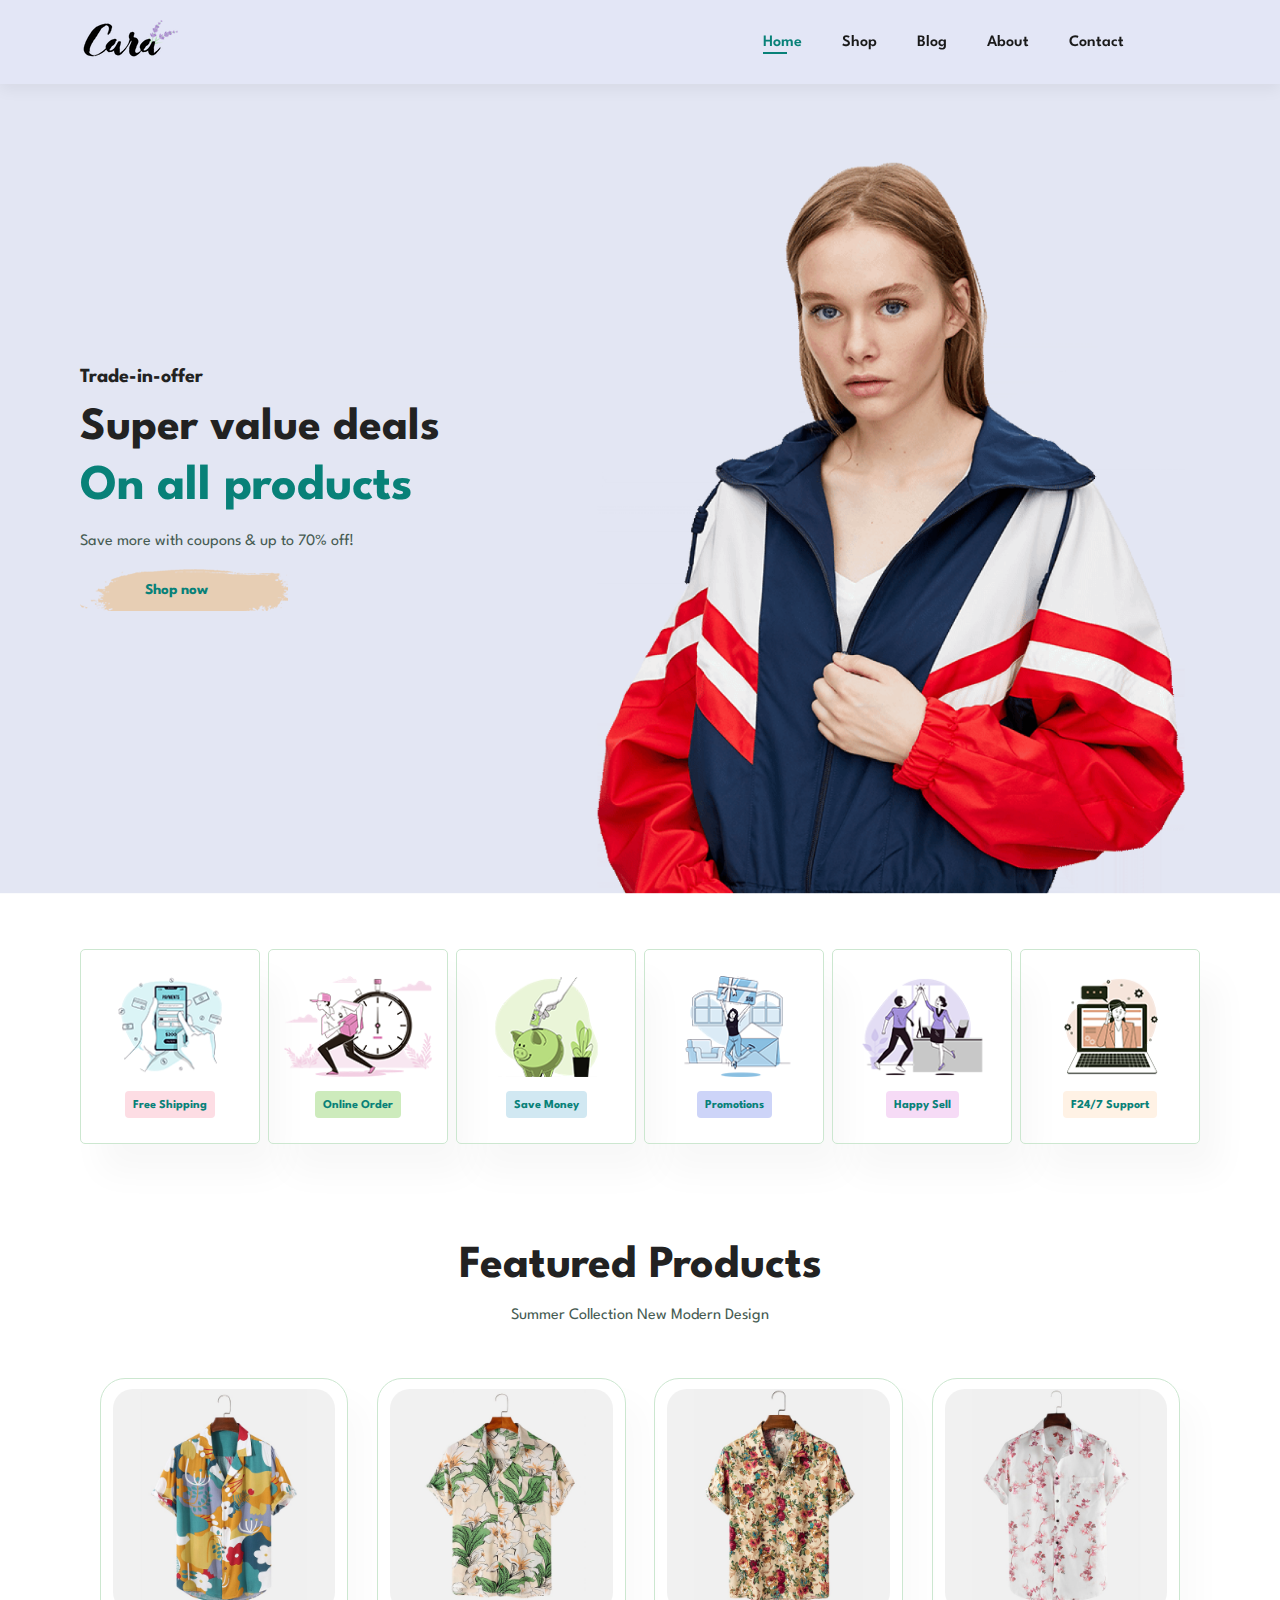
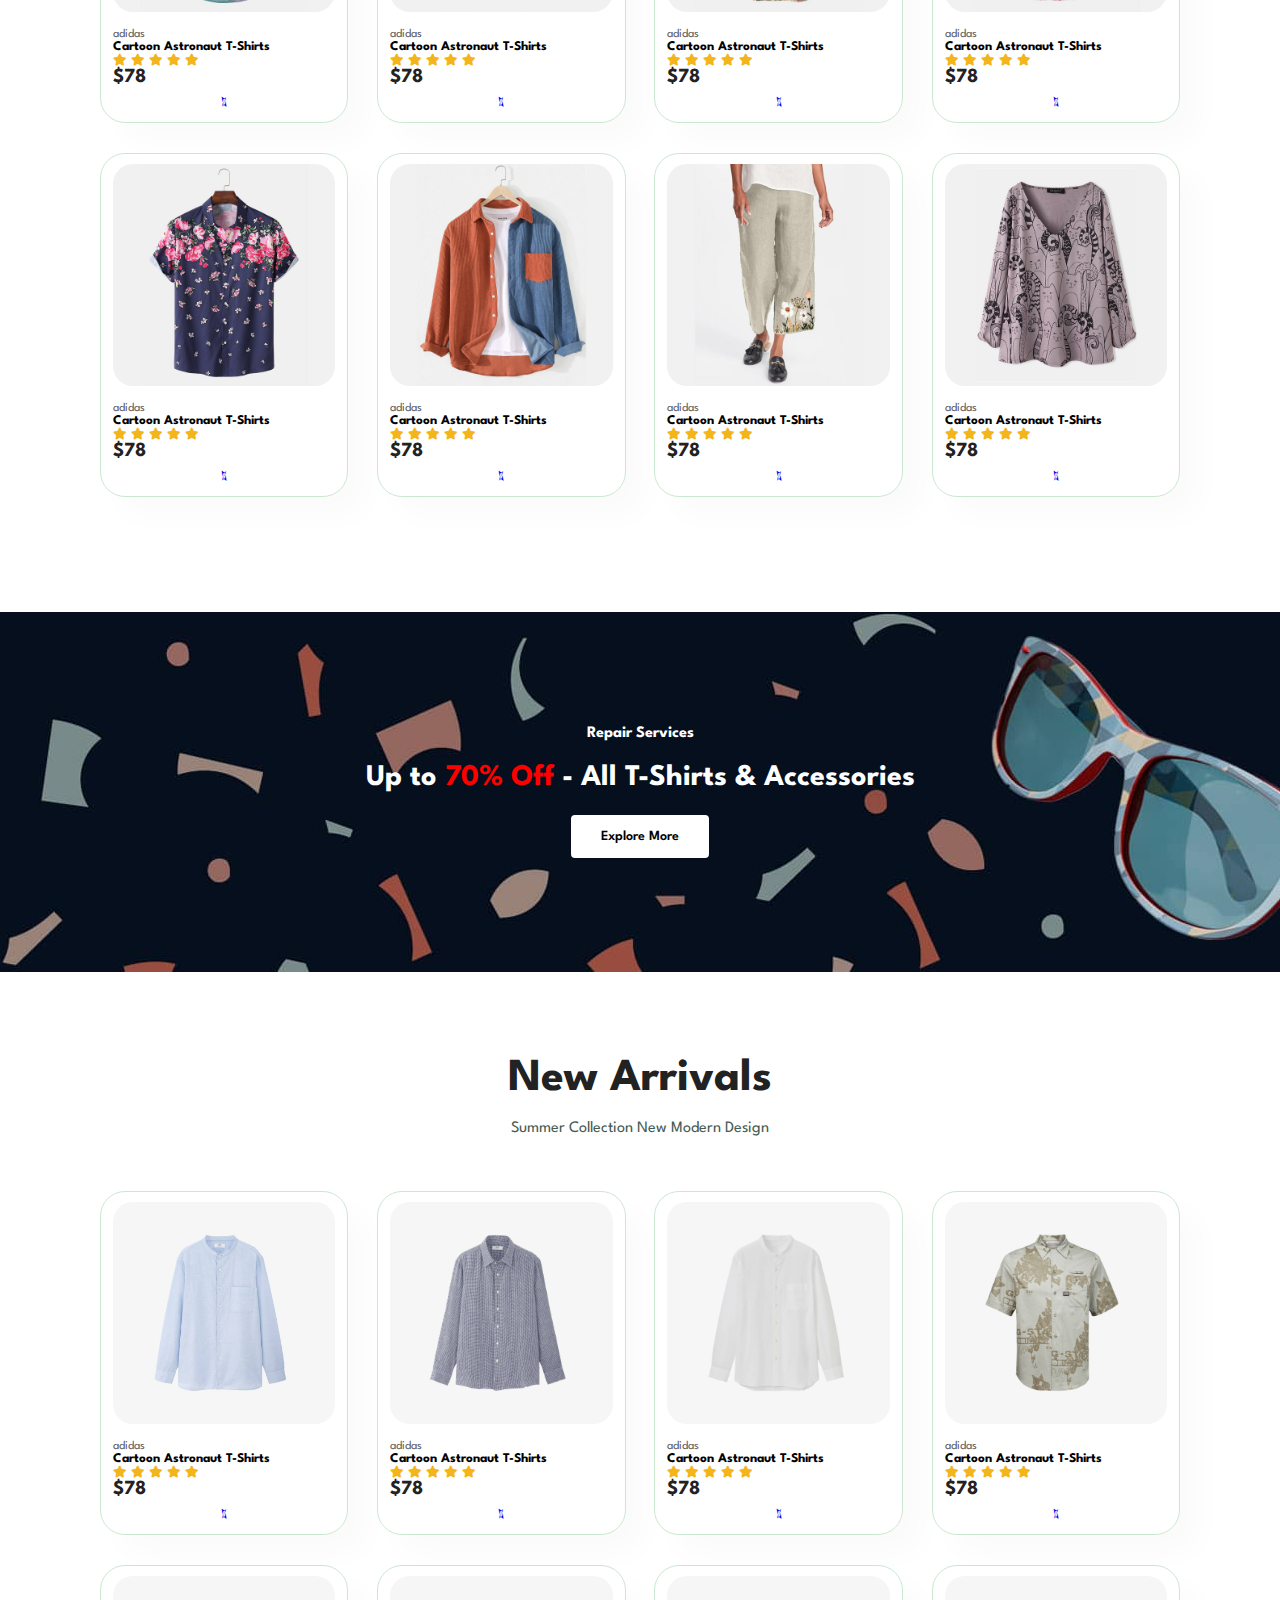
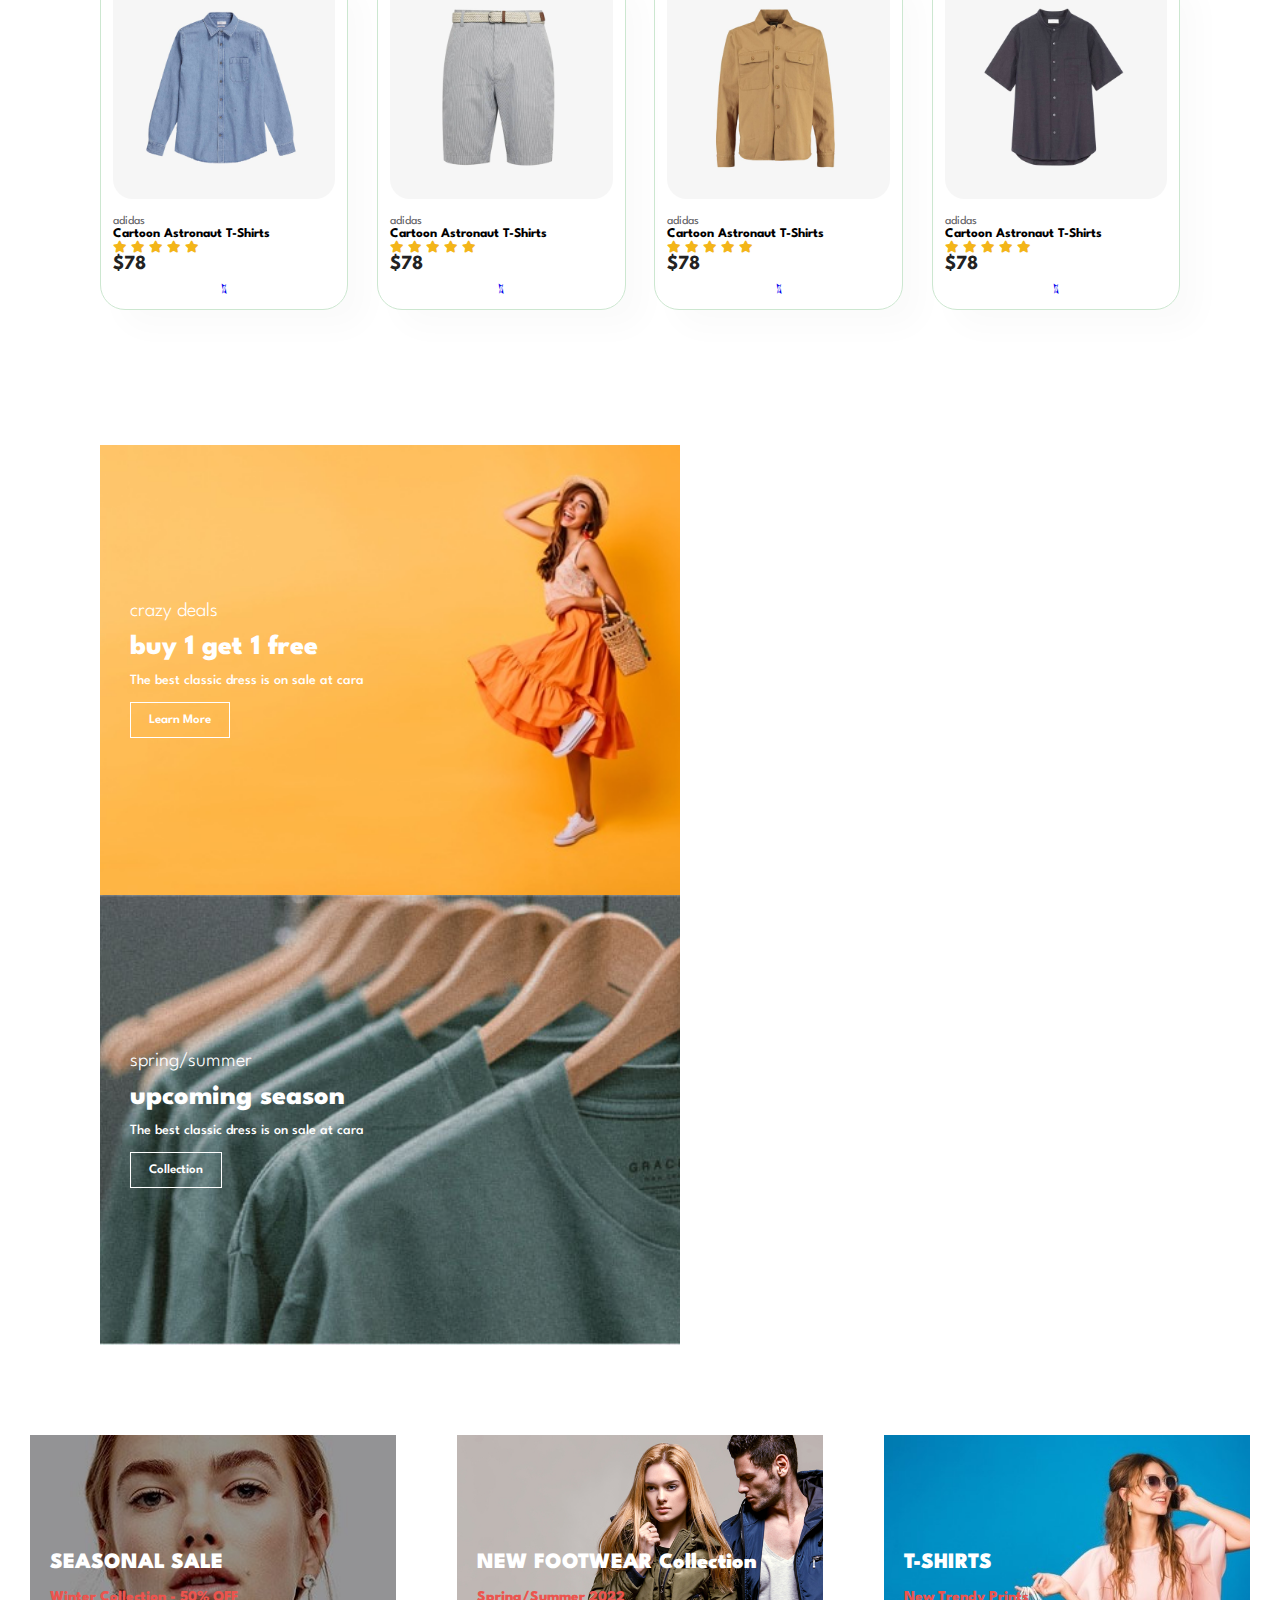
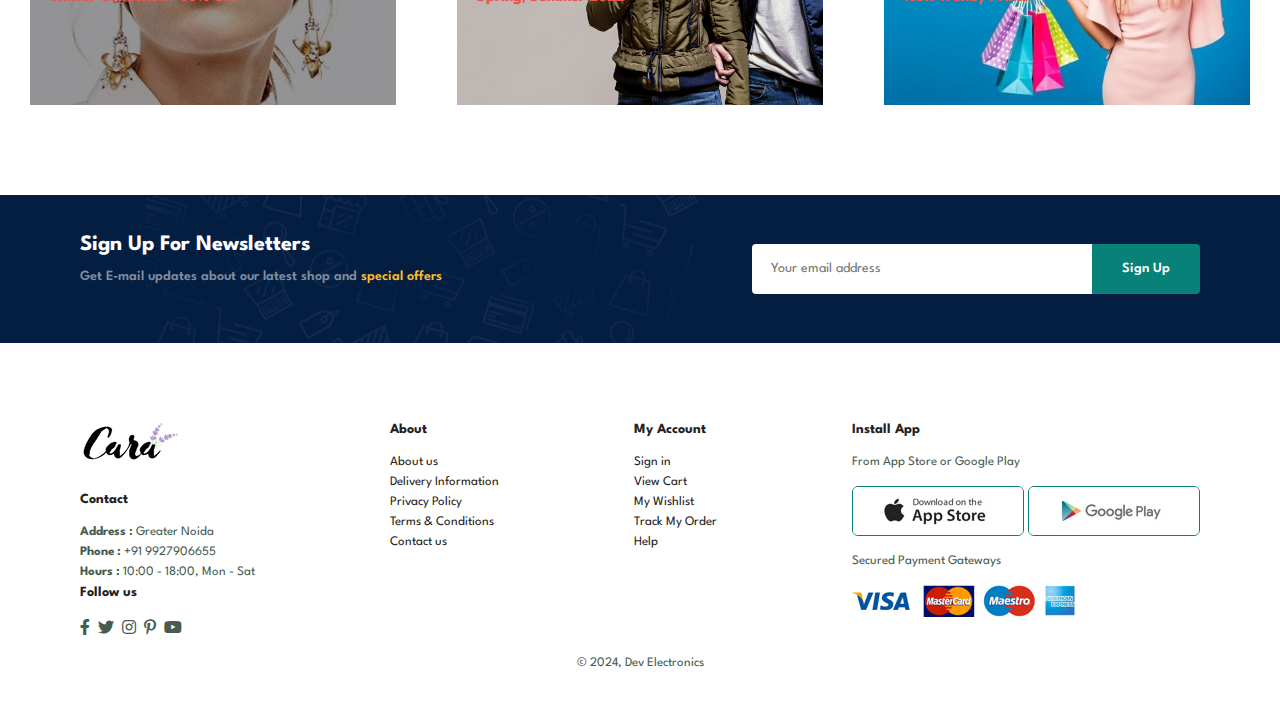
<file: index.html>
<!DOCTYPE html>
<html lang="en">

<head>
    <meta charset="UTF-8">
    <meta name="viewport" content="width=device-width, initial-scale=1.0">
    <title>Cara</title>
    <link rel="stylesheet" href="./style.css">
    <link rel="stylesheet" href="https://pro.fontawesome.com/releases/v5.10.0/css/all.css" />
</head>

<body>

<section id="header">
    <a href="#"><img src="./img/logo.png" class="logo" alt="cara"></a>

    <div>
        <ul id="navbar">
            <li><a href="index.html" class="active">Home</a></li>
            <li><a href="shop.html">Shop</a></li>
            <li><a href="blog.html">Blog</a></li>
            <li><a href="about.html">About</a></li>
            <li><a href="contact.html">Contact</a></li>
            <li><a id="lg-bag" href="cart.html"><i class="far fa-shopping-bag"></i></a></li>
            <a href="#" id="close"><i class="far fa-times"></i></a>
        </ul>
    </div>
    <div id="mobile">
        <a href="cart.html"><i class="far fa-shopping-bag"></i></a>
        <i id="bar" class="fas fa-outdent"></i>
    </div>
</section>

<section id="hero">
    <h4>Trade-in-offer</h4>
    <h2>Super value deals</h2>
    <h1>On all products</h1>
    <p>Save more with coupons & up to 70% off!</p>
    <button>Shop now</button>
</section>

<section id="feature" class="section-p1">
    <div class="fe-box">
        <img src ="img/features/f1.png">
        <h6>Free Shipping</h6>
    </div>
    <div class="fe-box">
        <img src ="img/features/f2.png">
        <h6>Online Order</h6>
    </div>
    <div class="fe-box">
        <img src ="img/features/f3.png">
        <h6>Save Money</h6>
    </div>
    <div class="fe-box">
        <img src ="img/features/f4.png">
        <h6>Promotions</h6>
    </div>
    <div class="fe-box">
        <img src ="img/features/f5.png">
        <h6>Happy Sell</h6>
    </div>
    <div class="fe-box">
        <img src ="img/features/f6.png">
        <h6>F24/7 Support</h6>
    </div>
</section>

<section id="product1" class="section-p1">
    <h2>Featured Products</h2>
    <p>Summer Collection New Modern Design</p>
    <div class="pro-container">
        <div class="pro">
            <img src="img/products/f1.jpg" alt="">
            <div class="des">
                <span>adidas</span>
                <h5>Cartoon Astronaut T-Shirts</h5>
                <div class="star">
                    <i class="fas fa-star"></i>
                    <i class="fas fa-star"></i>
                    <i class="fas fa-star"></i>
                    <i class="fas fa-star"></i>
                    <i class="fas fa-star"></i>
                </div>
                <h4>$78</h4>
            </div>
            <a href="#"><i class="fal fa-shopping-cart cart"></i></a>
        </div>
        <div class="pro">
            <img src="img/products/f2.jpg" alt="">
            <div class="des">
                <span>adidas</span>
                <h5>Cartoon Astronaut T-Shirts</h5>
                <div class="star">
                    <i class="fas fa-star"></i>
                    <i class="fas fa-star"></i>
                    <i class="fas fa-star"></i>
                    <i class="fas fa-star"></i>
                    <i class="fas fa-star"></i>
                </div>
                <h4>$78</h4>
            </div>
            <a href="#"><i class="fal fa-shopping-cart cart"></i></a>
        </div>
        <div class="pro">
            <img src="img/products/f3.jpg" alt="">
            <div class="des">
                <span>adidas</span>
                <h5>Cartoon Astronaut T-Shirts</h5>
                <div class="star">
                    <i class="fas fa-star"></i>
                    <i class="fas fa-star"></i>
                    <i class="fas fa-star"></i>
                    <i class="fas fa-star"></i>
                    <i class="fas fa-star"></i>
                </div>
                <h4>$78</h4>
            </div>
            <a href="#"><i class="fal fa-shopping-cart cart"></i></a>
        </div>
        <div class="pro">
            <img src="img/products/f4.jpg" alt="">
            <div class="des">
                <span>adidas</span>
                <h5>Cartoon Astronaut T-Shirts</h5>
                <div class="star">
                    <i class="fas fa-star"></i>
                    <i class="fas fa-star"></i>
                    <i class="fas fa-star"></i>
                    <i class="fas fa-star"></i>
                    <i class="fas fa-star"></i>
                </div>
                <h4>$78</h4>
            </div>
            <a href="#"><i class="fal fa-shopping-cart cart"></i></a>
        </div>
        <div class="pro">
            <img src="img/products/f5.jpg" alt="">
            <div class="des">
                <span>adidas</span>
                <h5>Cartoon Astronaut T-Shirts</h5>
                <div class="star">
                    <i class="fas fa-star"></i>
                    <i class="fas fa-star"></i>
                    <i class="fas fa-star"></i>
                    <i class="fas fa-star"></i>
                    <i class="fas fa-star"></i>
                </div>
                <h4>$78</h4>
            </div>
            <a href="#"><i class="fal fa-shopping-cart cart"></i></a>
        </div>
        <div class="pro">
            <img src="img/products/f6.jpg" alt="">
            <div class="des">
                <span>adidas</span>
                <h5>Cartoon Astronaut T-Shirts</h5>
                <div class="star">
                    <i class="fas fa-star"></i>
                    <i class="fas fa-star"></i>
                    <i class="fas fa-star"></i>
                    <i class="fas fa-star"></i>
                    <i class="fas fa-star"></i>
                </div>
                <h4>$78</h4>
            </div>
            <a href="#"><i class="fal fa-shopping-cart cart"></i></a>
        </div>
        <div class="pro">
            <img src="img/products/f7.jpg" alt="">
            <div class="des">
                <span>adidas</span>
                <h5>Cartoon Astronaut T-Shirts</h5>
                <div class="star">
                    <i class="fas fa-star"></i>
                    <i class="fas fa-star"></i>
                    <i class="fas fa-star"></i>
                    <i class="fas fa-star"></i>
                    <i class="fas fa-star"></i>
                </div>
                <h4>$78</h4>
            </div>
            <a href="#"><i class="fal fa-shopping-cart cart"></i></a>
        </div>
        <div class="pro">
            <img src="img/products/f8.jpg" alt="">
            <div class="des">
                <span>adidas</span>
                <h5>Cartoon Astronaut T-Shirts</h5>
                <div class="star">
                    <i class="fas fa-star"></i>
                    <i class="fas fa-star"></i>
                    <i class="fas fa-star"></i>
                    <i class="fas fa-star"></i>
                    <i class="fas fa-star"></i>
                </div>
                <h4>$78</h4>
            </div>
            <a href="#"><i class="fal fa-shopping-cart cart"></i></a>
        </div>
    </div>
</section>

<section id="banner" class="section-m1">
    <h4>Repair Services</h4>
    <h2>Up to <span>70% Off</span> - All T-Shirts & Accessories </h2>
    <button class="normal">Explore More</button>
</section>

<section id="product1" class="section-p1">
    <h2>New Arrivals</h2>
    <p>Summer Collection New Modern Design</p>
    <div class="pro-container">
        <div class="pro">
            <img src="img/products/n1.jpg" alt="">
            <div class="des">
                <span>adidas</span>
                <h5>Cartoon Astronaut T-Shirts</h5>
                <div class="star">
                    <i class="fas fa-star"></i>
                    <i class="fas fa-star"></i>
                    <i class="fas fa-star"></i>
                    <i class="fas fa-star"></i>
                    <i class="fas fa-star"></i>
                </div>
                <h4>$78</h4>
            </div>
            <a href="#"><i class="fal fa-shopping-cart cart"></i></a>
        </div>
        <div class="pro">
            <img src="img/products/n2.jpg" alt="">
            <div class="des">
                <span>adidas</span>
                <h5>Cartoon Astronaut T-Shirts</h5>
                <div class="star">
                    <i class="fas fa-star"></i>
                    <i class="fas fa-star"></i>
                    <i class="fas fa-star"></i>
                    <i class="fas fa-star"></i>
                    <i class="fas fa-star"></i>
                </div>
                <h4>$78</h4>
            </div>
            <a href="#"><i class="fal fa-shopping-cart cart"></i></a>
        </div>
        <div class="pro">
            <img src="img/products/n3.jpg" alt="">
            <div class="des">
                <span>adidas</span>
                <h5>Cartoon Astronaut T-Shirts</h5>
                <div class="star">
                    <i class="fas fa-star"></i>
                    <i class="fas fa-star"></i>
                    <i class="fas fa-star"></i>
                    <i class="fas fa-star"></i>
                    <i class="fas fa-star"></i>
                </div>
                <h4>$78</h4>
            </div>
            <a href="#"><i class="fal fa-shopping-cart cart"></i></a>
        </div>
        <div class="pro">
            <img src="img/products/n4.jpg" alt="">
            <div class="des">
                <span>adidas</span>
                <h5>Cartoon Astronaut T-Shirts</h5>
                <div class="star">
                    <i class="fas fa-star"></i>
                    <i class="fas fa-star"></i>
                    <i class="fas fa-star"></i>
                    <i class="fas fa-star"></i>
                    <i class="fas fa-star"></i>
                </div>
                <h4>$78</h4>
            </div>
            <a href="#"><i class="fal fa-shopping-cart cart"></i></a>
        </div>
        <div class="pro">
            <img src="img/products/n5.jpg" alt="">
            <div class="des">
                <span>adidas</span>
                <h5>Cartoon Astronaut T-Shirts</h5>
                <div class="star">
                    <i class="fas fa-star"></i>
                    <i class="fas fa-star"></i>
                    <i class="fas fa-star"></i>
                    <i class="fas fa-star"></i>
                    <i class="fas fa-star"></i>
                </div>
                <h4>$78</h4>
            </div>
            <a href="#"><i class="fal fa-shopping-cart cart"></i></a>
        </div>
        <div class="pro">
            <img src="img/products/n6.jpg" alt="">
            <div class="des">
                <span>adidas</span>
                <h5>Cartoon Astronaut T-Shirts</h5>
                <div class="star">
                    <i class="fas fa-star"></i>
                    <i class="fas fa-star"></i>
                    <i class="fas fa-star"></i>
                    <i class="fas fa-star"></i>
                    <i class="fas fa-star"></i>
                </div>
                <h4>$78</h4>
            </div>
            <a href="#"><i class="fal fa-shopping-cart cart"></i></a>
        </div>
        <div class="pro">
            <img src="img/products/n7.jpg" alt="">
            <div class="des">
                <span>adidas</span>
                <h5>Cartoon Astronaut T-Shirts</h5>
                <div class="star">
                    <i class="fas fa-star"></i>
                    <i class="fas fa-star"></i>
                    <i class="fas fa-star"></i>
                    <i class="fas fa-star"></i>
                    <i class="fas fa-star"></i>
                </div>
                <h4>$78</h4>
            </div>
            <a href="#"><i class="fal fa-shopping-cart cart"></i></a>
        </div>
        <div class="pro">
            <img src="img/products/n8.jpg" alt="">
            <div class="des">
                <span>adidas</span>
                <h5>Cartoon Astronaut T-Shirts</h5>
                <div class="star">
                    <i class="fas fa-star"></i>
                    <i class="fas fa-star"></i>
                    <i class="fas fa-star"></i>
                    <i class="fas fa-star"></i>
                    <i class="fas fa-star"></i>
                </div>
                <h4>$78</h4>
            </div>
            <a href="#"><i class="fal fa-shopping-cart cart"></i></a>
        </div>
    </div>
</section>

<section id="sm-banner" class="section-p1">
    <div class="banner-box">
        <h4>crazy deals</h4>
        <h2>buy 1 get 1 free</h2>
        <span>The best classic dress is on sale at cara</span>
        <button class="white">Learn More</button>
    </div>

    <div class="banner-box banner-box2">
        <h4>spring/summer</h4>
        <h2>upcoming season</h2>
        <span>The best classic dress is on sale at cara</span>
        <button class="white">Collection</button>
    </div>
</section>

<section id="banner3">
    <div class="banner-box">
        <h2>SEASONAL SALE</h2>
        <h3>Winter Collection - 50% OFF</h3>
    </div>

    <div class="banner-box banner-box2">
        <h2>NEW FOOTWEAR Collection</h2>
        <h3>Spring/Summer 2022</h3>
    </div>

    <div class="banner-box banner-box3">
        <h2>T-SHIRTS</h2>
        <h3>New Trendy Prints</h3>
    </div>
</section>

<section id="newsletter"  class="section-p1 section-m1">
    <div class="newstext">
        <h4>Sign Up For Newsletters</h4>
        <p>Get E-mail updates about our latest shop and <span>special offers</span></p>
    </div>

    <div class="form">
        <input type="text" placeholder="Your email address">
        <button class="normal">Sign Up</button>
    </div>
</section>

<footer class="section-p1">
    <div class="col">
        <img src="img/logo.png" alt="" class="logo">
        <h4>Contact</h4>
        <p><strong>Address :</strong> Greater Noida</p>
        <p><strong>Phone :</strong> +91 9927906655</p>
        <p><strong>Hours :</strong> 10:00 - 18:00, Mon - Sat</p>

        <div class="follow">
            <h4>Follow us</h4>
            <div class="icon">
                <i class="fab fa-facebook-f"></i>
                <i class="fab fa-twitter"></i>
                <i class="fab fa-instagram"></i>
                <i class="fab fa-pinterest-p"></i>
                <i class="fab fa-youtube"></i>
            </div>
        </div>
    </div>

    <div class="col">
        <h4>About</h4>
        <a href="#">About us</a>
        <a href="#">Delivery Information</a>
        <a href="#">Privacy Policy</a>
        <a href="#">Terms & Conditions</a>
        <a href="#">Contact us</a>
    </div>

    <div class="col">
        <h4>My Account</h4>
        <a href="#">Sign in</a>
        <a href="#">View Cart</a>
        <a href="#">My Wishlist</a>
        <a href="#">Track My Order</a>
        <a href="#">Help</a>
    </div>

    <div class="col install">
        <h4>Install App</h4>
        <p>From App Store or Google Play</p>
        <div class="row">
            <img src="img/pay/app.jpg">
            <img src="img/pay/play.jpg">
        </div>
        <p>Secured Payment Gateways</p>
        <img src="img/pay/pay.png">
    </div>

    <div class="copyright">
        <p>© 2024, Dev Electronics</p>
    </div>
</footer>

<script src="script.js"></script>
</body>

</html>
</file>
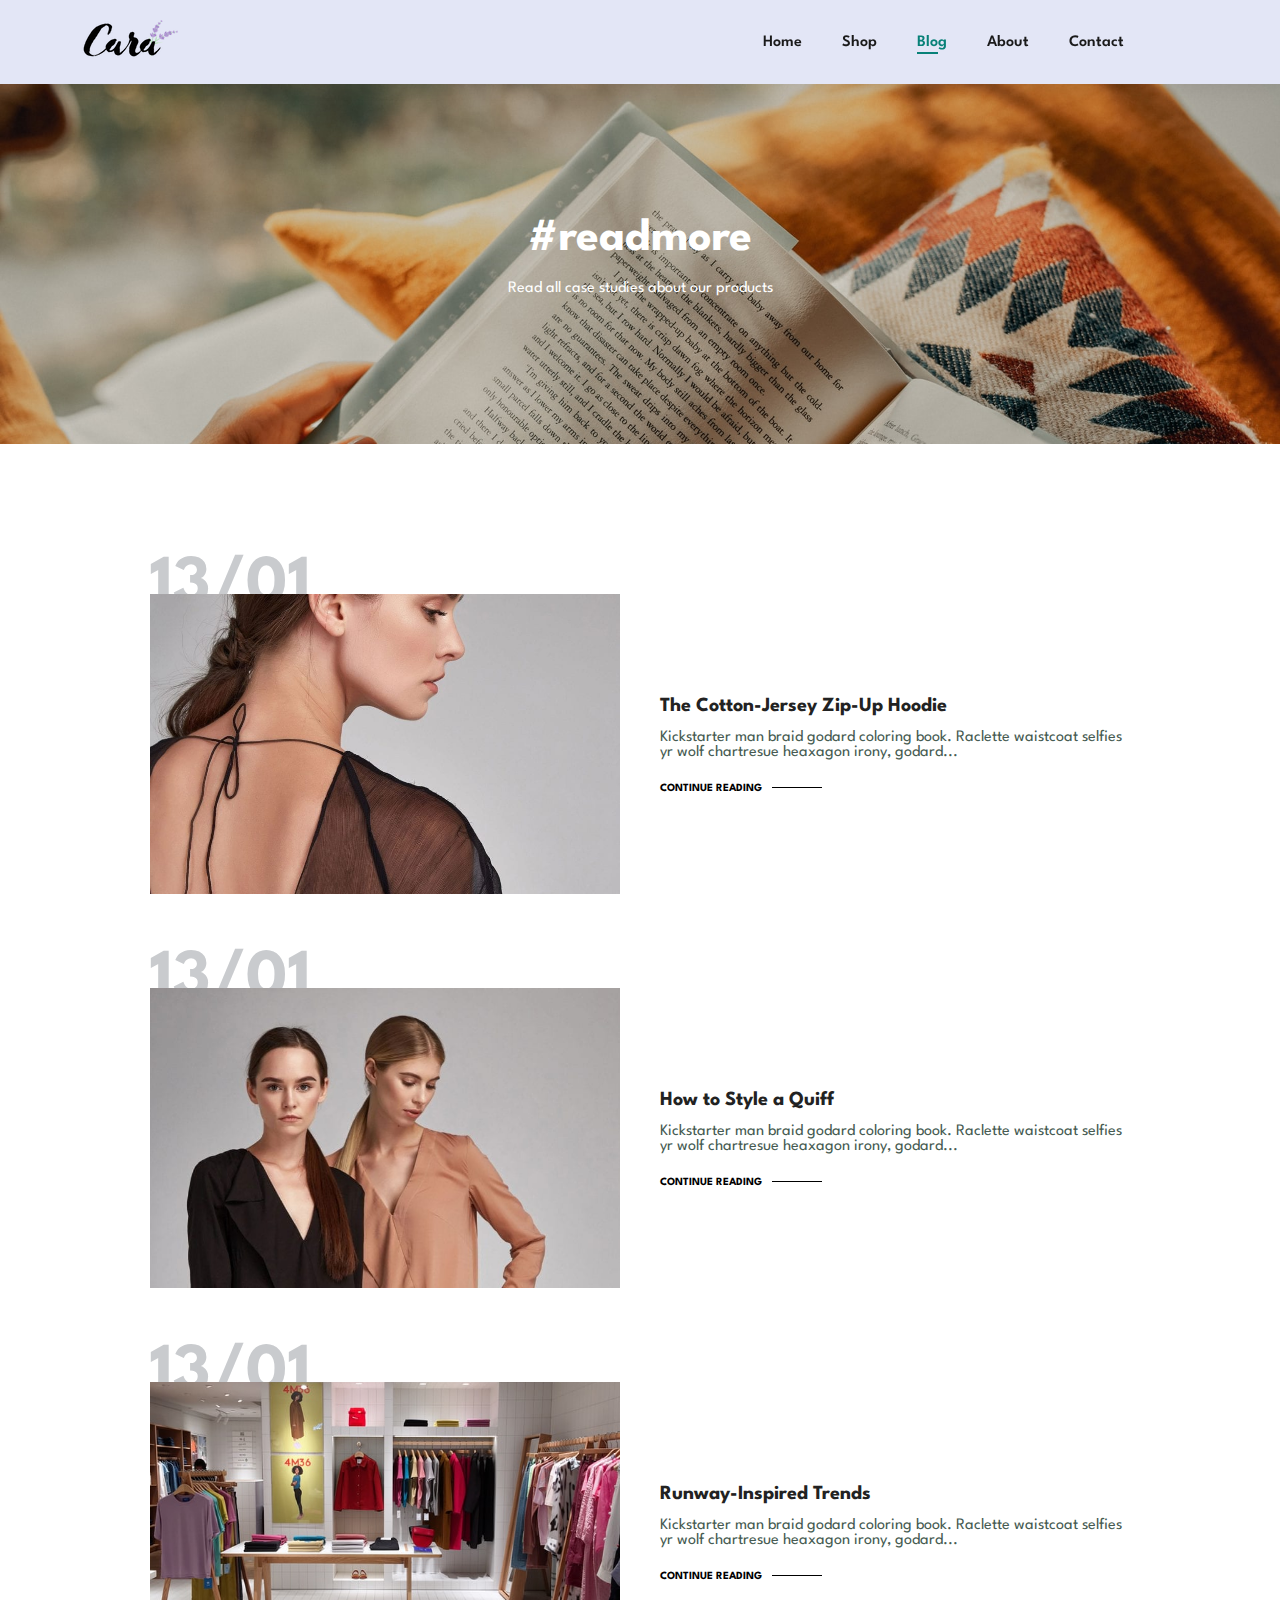
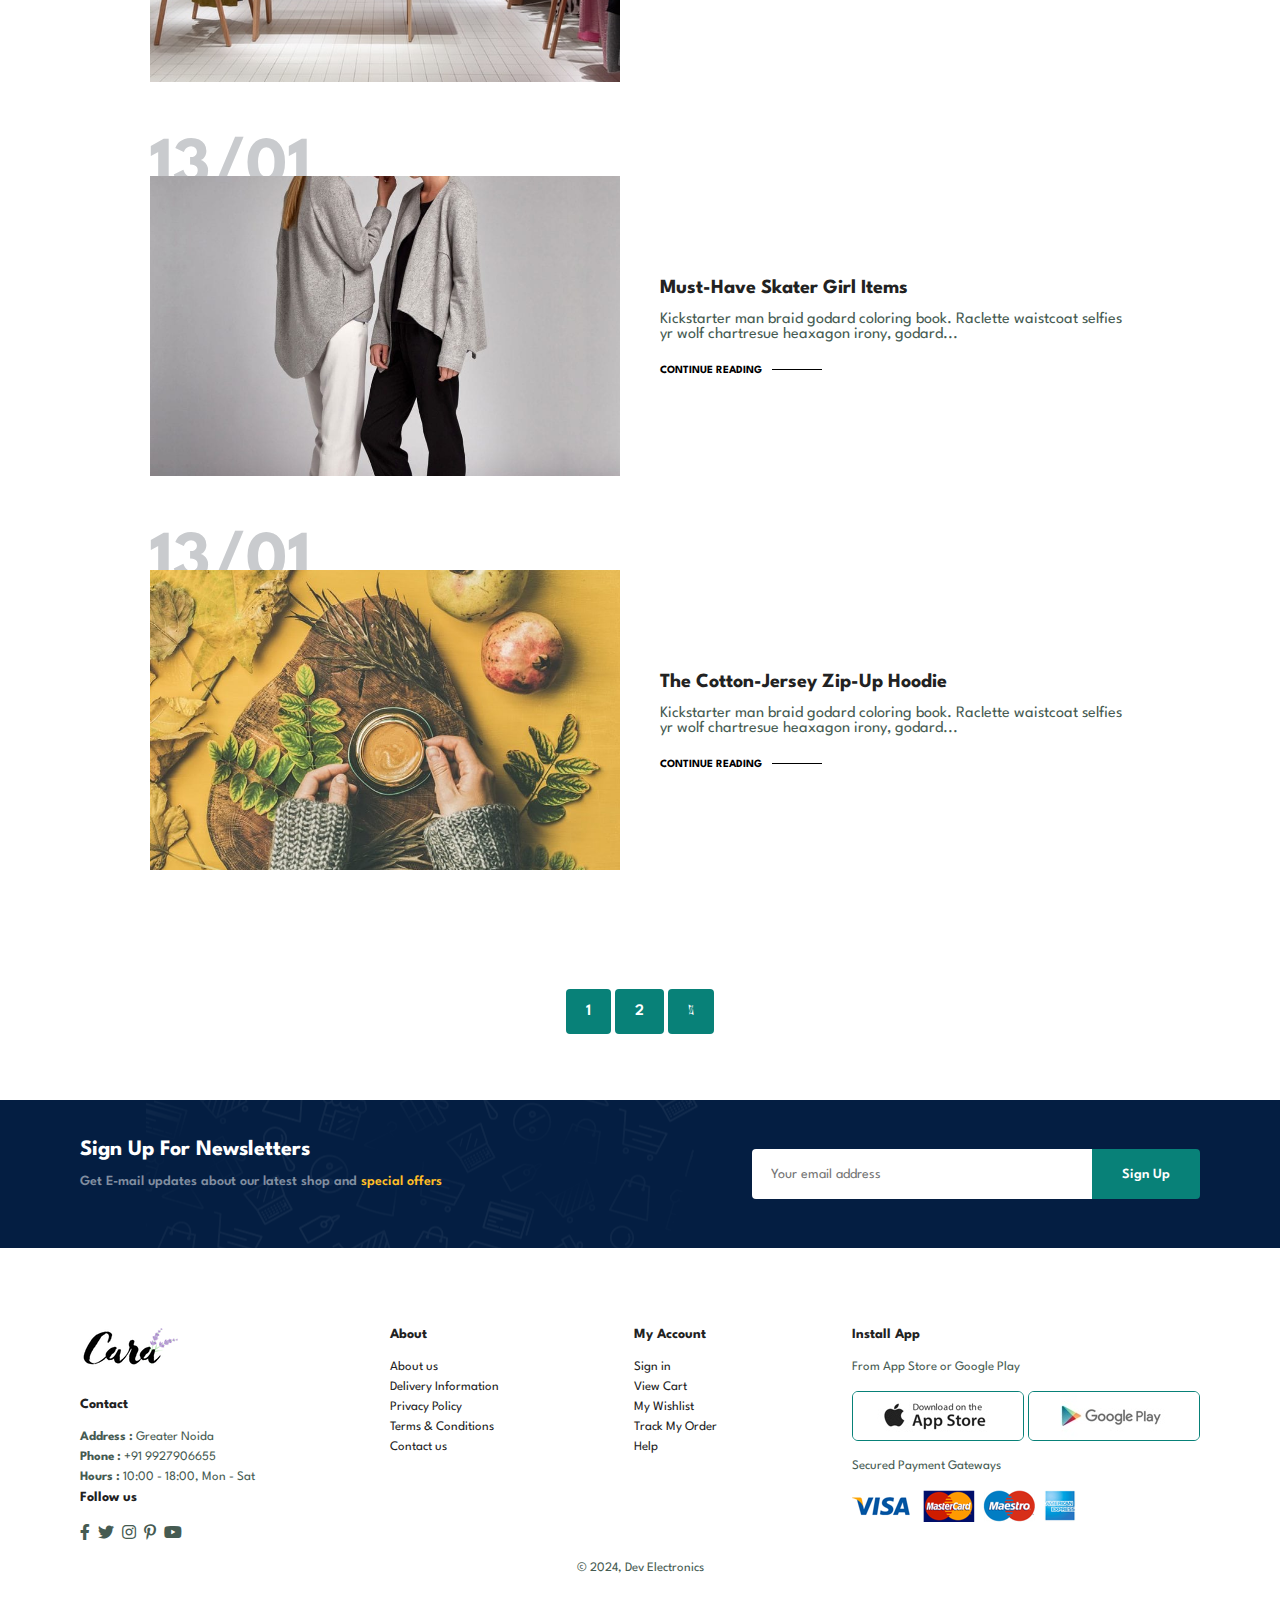
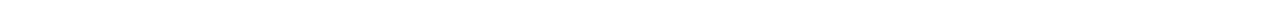
<file: blog.html>
<!DOCTYPE html>
<html lang="en">

<head>
    <meta charset="UTF-8">
    <meta name="viewport" content="width=device-width, initial-scale=1.0">
    <title>Cara</title>
    <link rel="stylesheet" href="./style.css">
    <link rel="stylesheet" href="https://pro.fontawesome.com/releases/v5.10.0/css/all.css" />
</head>

<body>

<section id="header">
    <a href="#"><img src="./img/logo.png" class="logo" alt="cara"></a>

    <div>
        <ul id="navbar">
            <li><a href="index.html">Home</a></li>
            <li><a href="shop.html" >Shop</a></li>
            <li><a href="blog.html" class="active">Blog</a></li>
            <li><a href="about.html">About</a></li>
            <li><a href="contact.html">Contact</a></li>
            <li><a id="lg-bag" href="cart.html"><i class="far fa-shopping-bag"></i></a></li>
            <a href="#" id="close"><i class="far fa-times"></i></a>
        </ul>
    </div>
    <div id="mobile">
        <a href="cart.html"><i class="far fa-shopping-bag"></i></a>
        <i id="bar" class="fas fa-outdent"></i>
    </div>
</section>

<section id="page-header" class="blog-header">
    <h2>#readmore</h2>
    <p>Read all case studies about our products</p>
</section>

<section id="blog">
    <div class="blog-box">
        <div class="blog-img">
            <img src="img/blog/b1.jpg" alt="">
        </div>
        <div class="blog-details">
            <h4>The Cotton-Jersey Zip-Up Hoodie</h4>
            <p>Kickstarter man braid godard coloring book. Raclette waistcoat selfies yr wolf chartresue heaxagon irony, godard...</p>
            <a href="#">CONTINUE READING</a>
        </div>
        <h1>13/01</h1>
    </div>

    <div class="blog-box">
        <div class="blog-img">
            <img src="img/blog/b2.jpg" alt="">
        </div>
        <div class="blog-details">
            <h4>How to Style a Quiff</h4>
            <p>Kickstarter man braid godard coloring book. Raclette waistcoat selfies yr wolf chartresue heaxagon irony, godard...</p>
            <a href="#">CONTINUE READING</a>
        </div>
        <h1>13/01</h1>
    </div>

    <div class="blog-box">
        <div class="blog-img">
            <img src="img/blog/b3.jpg" alt="">
        </div>
        <div class="blog-details">
            <h4>Runway-Inspired Trends</h4>
            <p>Kickstarter man braid godard coloring book. Raclette waistcoat selfies yr wolf chartresue heaxagon irony, godard...</p>
            <a href="#">CONTINUE READING</a>
        </div>
        <h1>13/01</h1>
    </div>

    <div class="blog-box">
        <div class="blog-img">
            <img src="img/blog/b4.jpg" alt="">
        </div>
        <div class="blog-details">
            <h4>Must-Have Skater Girl Items</h4>
            <p>Kickstarter man braid godard coloring book. Raclette waistcoat selfies yr wolf chartresue heaxagon irony, godard...</p>
            <a href="#">CONTINUE READING</a>
        </div>
        <h1>13/01</h1>
    </div>

    <div class="blog-box">
        <div class="blog-img">
            <img src="img/blog/b6.jpg" alt="">
        </div>
        <div class="blog-details">
            <h4>The Cotton-Jersey Zip-Up Hoodie</h4>
            <p>Kickstarter man braid godard coloring book. Raclette waistcoat selfies yr wolf chartresue heaxagon irony, godard...</p>
            <a href="#">CONTINUE READING</a>
        </div>
        <h1>13/01</h1>
    </div>
</section>

<section id="pagination" class="section-p1">
    <a href="#">1</a>
    <a href="#">2</a>
    <a href="#"><i class="fal fa-long-arrow-alt-right"></i></a>
</section>

<section id="newsletter"  class="section-p1 section-m1">
    <div class="newstext">
        <h4>Sign Up For Newsletters</h4>
        <p>Get E-mail updates about our latest shop and <span>special offers</span></p>
    </div>

    <div class="form">
        <input type="text" placeholder="Your email address">
        <button class="normal">Sign Up</button>
    </div>
</section>

<footer class="section-p1">
    <div class="col">
        <img src="img/logo.png" alt="" class="logo">
        <h4>Contact</h4>
        <p><strong>Address :</strong> Greater Noida</p>
        <p><strong>Phone :</strong> +91 9927906655</p>
        <p><strong>Hours :</strong> 10:00 - 18:00, Mon - Sat</p>

        <div class="follow">
            <h4>Follow us</h4>
            <div class="icon">
                <i class="fab fa-facebook-f"></i>
                <i class="fab fa-twitter"></i>
                <i class="fab fa-instagram"></i>
                <i class="fab fa-pinterest-p"></i>
                <i class="fab fa-youtube"></i>
            </div>
        </div>
    </div>

    <div class="col">
        <h4>About</h4>
        <a href="#">About us</a>
        <a href="#">Delivery Information</a>
        <a href="#">Privacy Policy</a>
        <a href="#">Terms & Conditions</a>
        <a href="#">Contact us</a>
    </div>

    <div class="col">
        <h4>My Account</h4>
        <a href="#">Sign in</a>
        <a href="#">View Cart</a>
        <a href="#">My Wishlist</a>
        <a href="#">Track My Order</a>
        <a href="#">Help</a>
    </div>

    <div class="col install">
        <h4>Install App</h4>
        <p>From App Store or Google Play</p>
        <div class="row">
            <img src="img/pay/app.jpg">
            <img src="img/pay/play.jpg">
        </div>
        <p>Secured Payment Gateways</p>
        <img src="img/pay/pay.png">
    </div>

    <div class="copyright">
        <p>© 2024, Dev Electronics</p>
    </div>
</footer>

<script src="script.js"></script>
</body>

</html>
</file>
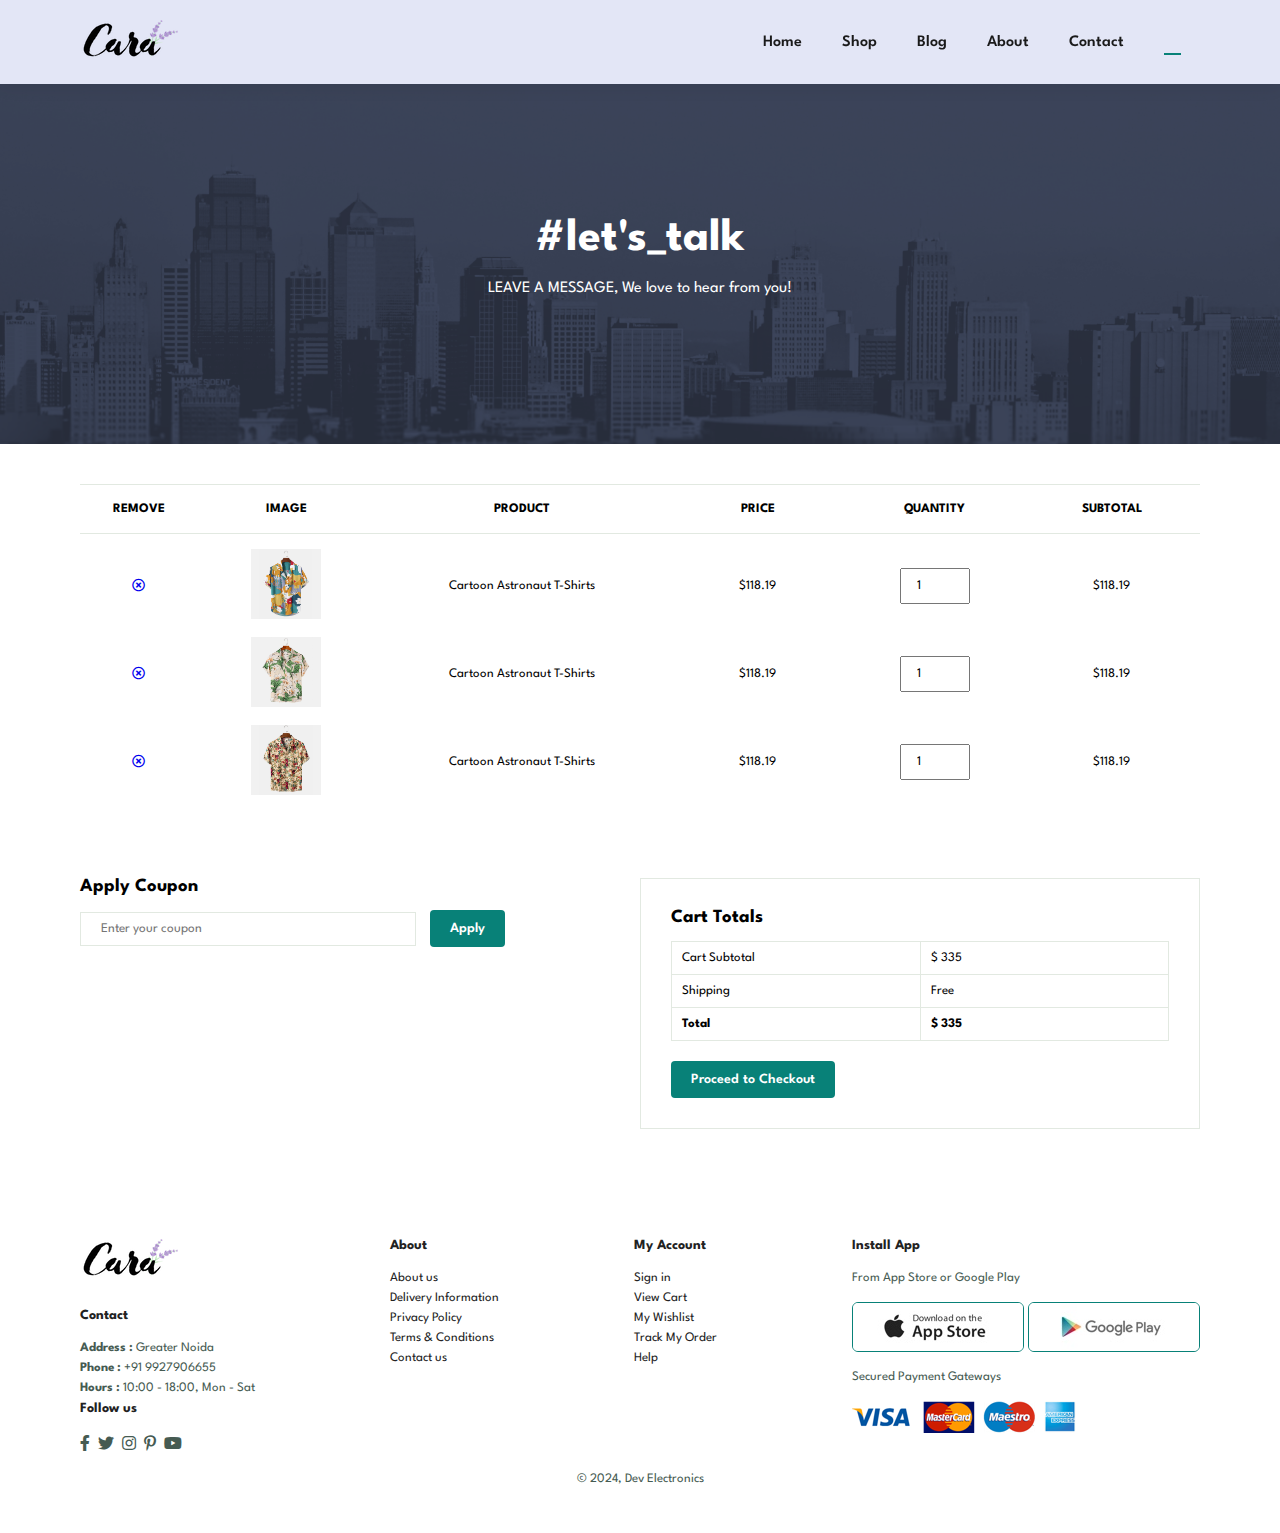
<file: cart.html>
<!DOCTYPE html>
<html lang="en">

<head>
    <meta charset="UTF-8">
    <meta name="viewport" content="width=device-width, initial-scale=1.0">
    <title>Cara</title>
    <link rel="stylesheet" href="./style.css">
    <link rel="stylesheet" href="https://pro.fontawesome.com/releases/v5.10.0/css/all.css" />
</head>

<body>

<section id="header">
    <a href="#"><img src="./img/logo.png" class="logo" alt="cara"></a>

    <div>
        <ul id="navbar">
            <li><a href="index.html">Home</a></li>
            <li><a href="shop.html">Shop</a></li>
            <li><a href="blog.html">Blog</a></li>
            <li><a href="about.html">About</a></li>
            <li><a href="contact.html">Contact</a></li>
            <li><a id="lg-bag" href="cart.html" class="active"><i class="far fa-shopping-bag"></i></a></li>
            <a href="#" id="close"><i class="far fa-times"></i></a>
        </ul>
    </div>
    <div id="mobile">
        <a href="cart.html"><i class="far fa-shopping-bag"></i></a>
        <i id="bar" class="fas fa-outdent"></i>
    </div>
</section>

<section id="page-header" class="about-header">
    <h2>#let's_talk</h2>
    <p>LEAVE A MESSAGE, We love to hear from you!</p>
</section>

<section id="cart" class="section-p1">
    <table width = "100%">
        <thead>
        <tr>
            <td>REMOVE</td>
            <td>IMAGE</td>
            <td>PRODUCT</td>
            <td>PRICE</td>
            <td>QUANTITY</td>
            <td>SUBTOTAL</td>
        </tr>
        </thead>
        <tbody>
        <tr>
            <td><a href="#"><i class="far fa-times-circle"></i></a></td>
            <td><img src="img/products/f1.jpg" alt=""></td>
            <td>Cartoon Astronaut T-Shirts</td>
            <td>$118.19</td>
            <td><input type="number" value="1"></td>
            <td>$118.19</td>
        </tr>

        <tr>
            <td><a href="#"><i class="far fa-times-circle"></i></a></td>
            <td><img src="img/products/f2.jpg" alt=""></td>
            <td>Cartoon Astronaut T-Shirts</td>
            <td>$118.19</td>
            <td><input type="number" value="1"></td>
            <td>$118.19</td>
        </tr>

        <tr>
            <td><a href="#"><i class="far fa-times-circle"></i></a></td>
            <td><img src="img/products/f3.jpg" alt=""></td>
            <td>Cartoon Astronaut T-Shirts</td>
            <td>$118.19</td>
            <td><input type="number" value="1"></td>
            <td>$118.19</td>
        </tr>
        </tbody>
    </table>
</section>

<section id="cart-add" class="section-p1">
    <div id="coupon">
        <h3>Apply Coupon</h3>
        <div>
            <input type="text" placeholder="Enter your coupon">
            <button class="normal">Apply</button>
        </div>
    </div>

    <div id="subtotal">
        <h3>Cart Totals</h3>
        <table>
            <tr>
                <td>Cart Subtotal</td>
                <td>$ 335</td>
            </tr>
            <tr>
                <td>Shipping</td>
                <td>Free</td>
            </tr>
            <tr>
                <td><strong>Total</strong></td>
                <td><strong>$ 335</strong></td>
            </tr>
        </table>
        <button class="normal">Proceed to Checkout</button>
    </div>
</section>

<footer class="section-p1">
    <div class="col">
        <img src="img/logo.png" alt="" class="logo">
        <h4>Contact</h4>
        <p><strong>Address :</strong> Greater Noida</p>
        <p><strong>Phone :</strong> +91 9927906655</p>
        <p><strong>Hours :</strong> 10:00 - 18:00, Mon - Sat</p>

        <div class="follow">
            <h4>Follow us</h4>
            <div class="icon">
                <i class="fab fa-facebook-f"></i>
                <i class="fab fa-twitter"></i>
                <i class="fab fa-instagram"></i>
                <i class="fab fa-pinterest-p"></i>
                <i class="fab fa-youtube"></i>
            </div>
        </div>
    </div>

    <div class="col">
        <h4>About</h4>
        <a href="#">About us</a>
        <a href="#">Delivery Information</a>
        <a href="#">Privacy Policy</a>
        <a href="#">Terms & Conditions</a>
        <a href="#">Contact us</a>
    </div>

    <div class="col">
        <h4>My Account</h4>
        <a href="#">Sign in</a>
        <a href="#">View Cart</a>
        <a href="#">My Wishlist</a>
        <a href="#">Track My Order</a>
        <a href="#">Help</a>
    </div>

    <div class="col install">
        <h4>Install App</h4>
        <p>From App Store or Google Play</p>
        <div class="row">
            <img src="img/pay/app.jpg">
            <img src="img/pay/play.jpg">
        </div>
        <p>Secured Payment Gateways</p>
        <img src="img/pay/pay.png">
    </div>

    <div class="copyright">
        <p>© 2024, Dev Electronics</p>
    </div>
</footer>

<script src="script.js"></script>
</body>

</html>
</file>
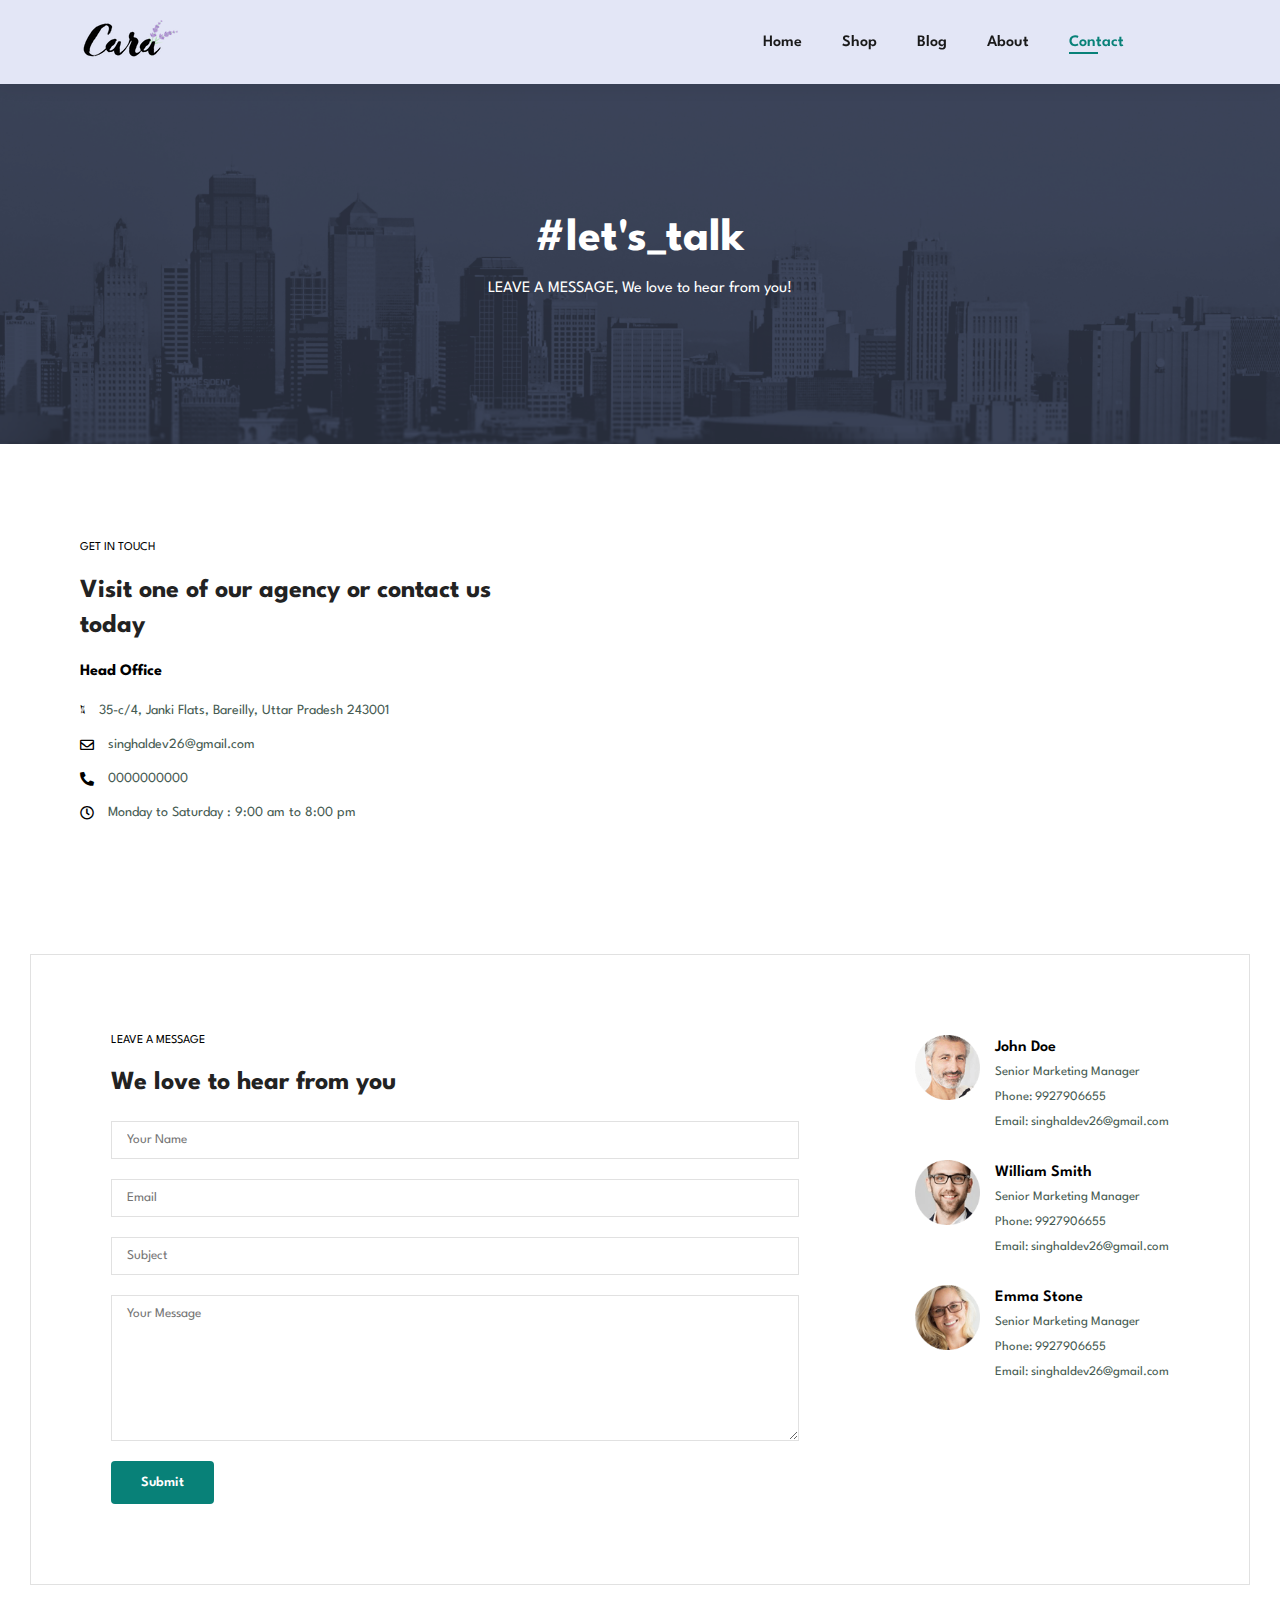
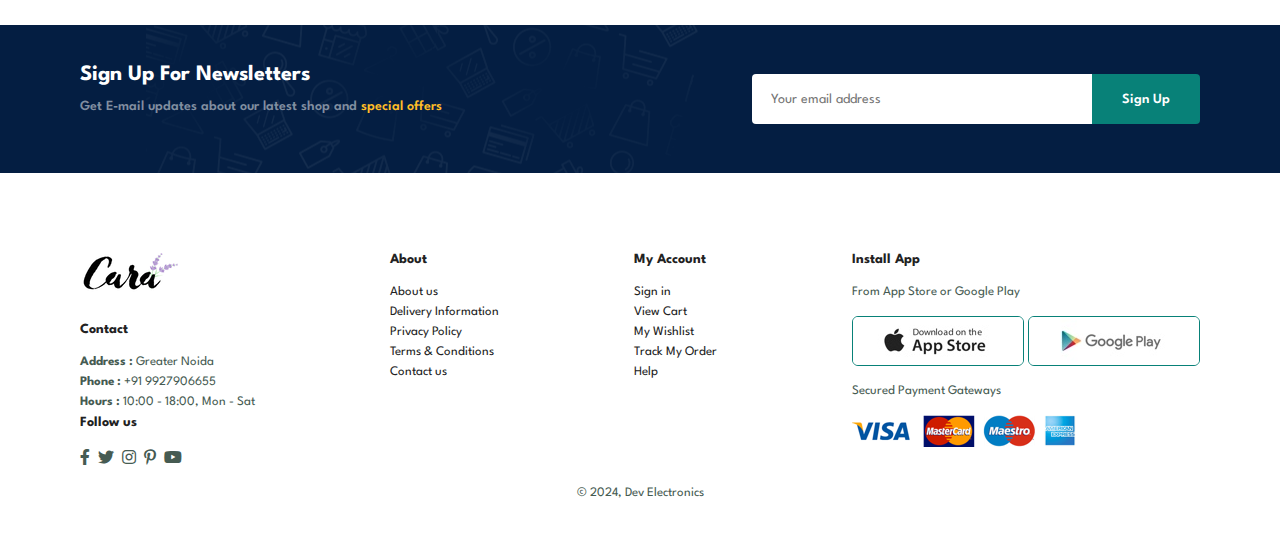
<file: contact.html>
<!DOCTYPE html>
<html lang="en">

<head>
    <meta charset="UTF-8">
    <meta name="viewport" content="width=device-width, initial-scale=1.0">
    <title>Cara</title>
    <link rel="stylesheet" href="./style.css">
    <link rel="stylesheet" href="https://pro.fontawesome.com/releases/v5.10.0/css/all.css" />
</head>

<body>

<section id="header">
    <a href="#"><img src="./img/logo.png" class="logo" alt="cara"></a>

    <div>
        <ul id="navbar">
            <li><a href="index.html">Home</a></li>
            <li><a href="shop.html">Shop</a></li>
            <li><a href="blog.html">Blog</a></li>
            <li><a href="about.html">About</a></li>
            <li><a href="contact.html" class="active">Contact</a></li>
            <li><a id="lg-bag" href="cart.html"><i class="far fa-shopping-bag"></i></a></li>
            <a href="#" id="close"><i class="far fa-times"></i></a>
        </ul>
    </div>
    <div id="mobile">
        <a href="cart.html"><i class="far fa-shopping-bag"></i></a>
        <i id="bar" class="fas fa-outdent"></i>
    </div>
</section>

<section id="page-header" class="about-header">
    <h2>#let's_talk</h2>
    <p>LEAVE A MESSAGE, We love to hear from you!</p>
</section>

<section id="contact-details" class="section-p1">
    <div class="details">
        <span>GET IN TOUCH</span>
        <h2>Visit one of our agency or contact us today</h2>
        <h3>Head Office</h3>

        <div>
            <li>
                <i class="fal fa-map"></i>
                <p>35-c/4, Janki Flats, Bareilly, Uttar Pradesh 243001</p>
            </li>

            <li>
                <i class="far fa-envelope"></i>
                <p>singhaldev26@gmail.com</p>
            </li>

            <li>
                <i class="fas fa-phone-alt"></i>
                <p>0000000000</p>
            </li>

            <li>
                <i class="far fa-clock"></i>
                <p>Monday to Saturday : 9:00 am to 8:00 pm</p>
            </li>
        </div>
    </div>

    <div class="map">
        <iframe
                src="https://www.google.com/maps/embed?pb=!1m18!1m12!1m3!1d3511.264791545477!2d79.4210688!3d28.3508431!2m3!1f0!2f0!3f0!3m2!1i1024!2i768!4f13.1!3m3!1m2!1s0x39a000d460dde1fd%3A0x67a07f0508b44bd!2sJanki%20Flats!5e0!3m2!1sen!2sin!4v1723983688624!5m2!1sen!2sin"
                width="600" height="450" style="border:0;" allowfullscreen="" loading="lazy"
                referrerpolicy="no-referrer-when-downgrade"></iframe>
    </div>
</section>

<section id="form-details">
    <form action="">
        <span>LEAVE A MESSAGE</span>
        <h2>We love to hear from you</h2>
        <input type="text" placeholder="Your Name">
        <input type="text" placeholder="Email">
        <input type="text" placeholder="Subject">
        <textarea name="" id="" cols="30" rows="10" placeholder="Your Message"></textarea>
        <button class="normal">Submit</button>
    </form>

    <div class="people">
        <div>
            <img src="img/people/1.png" alt="">
            <p><span>John Doe</span> Senior Marketing Manager <br> Phone: 9927906655
                <br>Email: singhaldev26@gmail.com
            </p>
        </div>
        <div>
            <img src="img/people/2.png" alt="">
            <p><span>William Smith</span> Senior Marketing Manager <br> Phone: 9927906655
                <br>Email: singhaldev26@gmail.com
            </p>
        </div>
        <div>
            <img src="img/people/3.png" alt="">
            <p><span>Emma Stone</span> Senior Marketing Manager <br> Phone: 9927906655
                <br>Email: singhaldev26@gmail.com
            </p>
        </div>
    </div>
</section>

<section id="newsletter" class="section-p1 section-m1">
    <div class="newstext">
        <h4>Sign Up For Newsletters</h4>
        <p>Get E-mail updates about our latest shop and <span>special offers</span></p>
    </div>

    <div class="form">
        <input type="text" placeholder="Your email address">
        <button class="normal">Sign Up</button>
    </div>
</section>

<footer class="section-p1">
    <div class="col">
        <img src="img/logo.png" alt="" class="logo">
        <h4>Contact</h4>
        <p><strong>Address :</strong> Greater Noida</p>
        <p><strong>Phone :</strong> +91 9927906655</p>
        <p><strong>Hours :</strong> 10:00 - 18:00, Mon - Sat</p>

        <div class="follow">
            <h4>Follow us</h4>
            <div class="icon">
                <i class="fab fa-facebook-f"></i>
                <i class="fab fa-twitter"></i>
                <i class="fab fa-instagram"></i>
                <i class="fab fa-pinterest-p"></i>
                <i class="fab fa-youtube"></i>
            </div>
        </div>
    </div>

    <div class="col">
        <h4>About</h4>
        <a href="#">About us</a>
        <a href="#">Delivery Information</a>
        <a href="#">Privacy Policy</a>
        <a href="#">Terms & Conditions</a>
        <a href="#">Contact us</a>
    </div>

    <div class="col">
        <h4>My Account</h4>
        <a href="#">Sign in</a>
        <a href="#">View Cart</a>
        <a href="#">My Wishlist</a>
        <a href="#">Track My Order</a>
        <a href="#">Help</a>
    </div>

    <div class="col install">
        <h4>Install App</h4>
        <p>From App Store or Google Play</p>
        <div class="row">
            <img src="img/pay/app.jpg">
            <img src="img/pay/play.jpg">
        </div>
        <p>Secured Payment Gateways</p>
        <img src="img/pay/pay.png">
    </div>

    <div class="copyright">
        <p>© 2024, Dev Electronics</p>
    </div>
</footer>

<script src="script.js"></script>
</body>

</html>
</file>
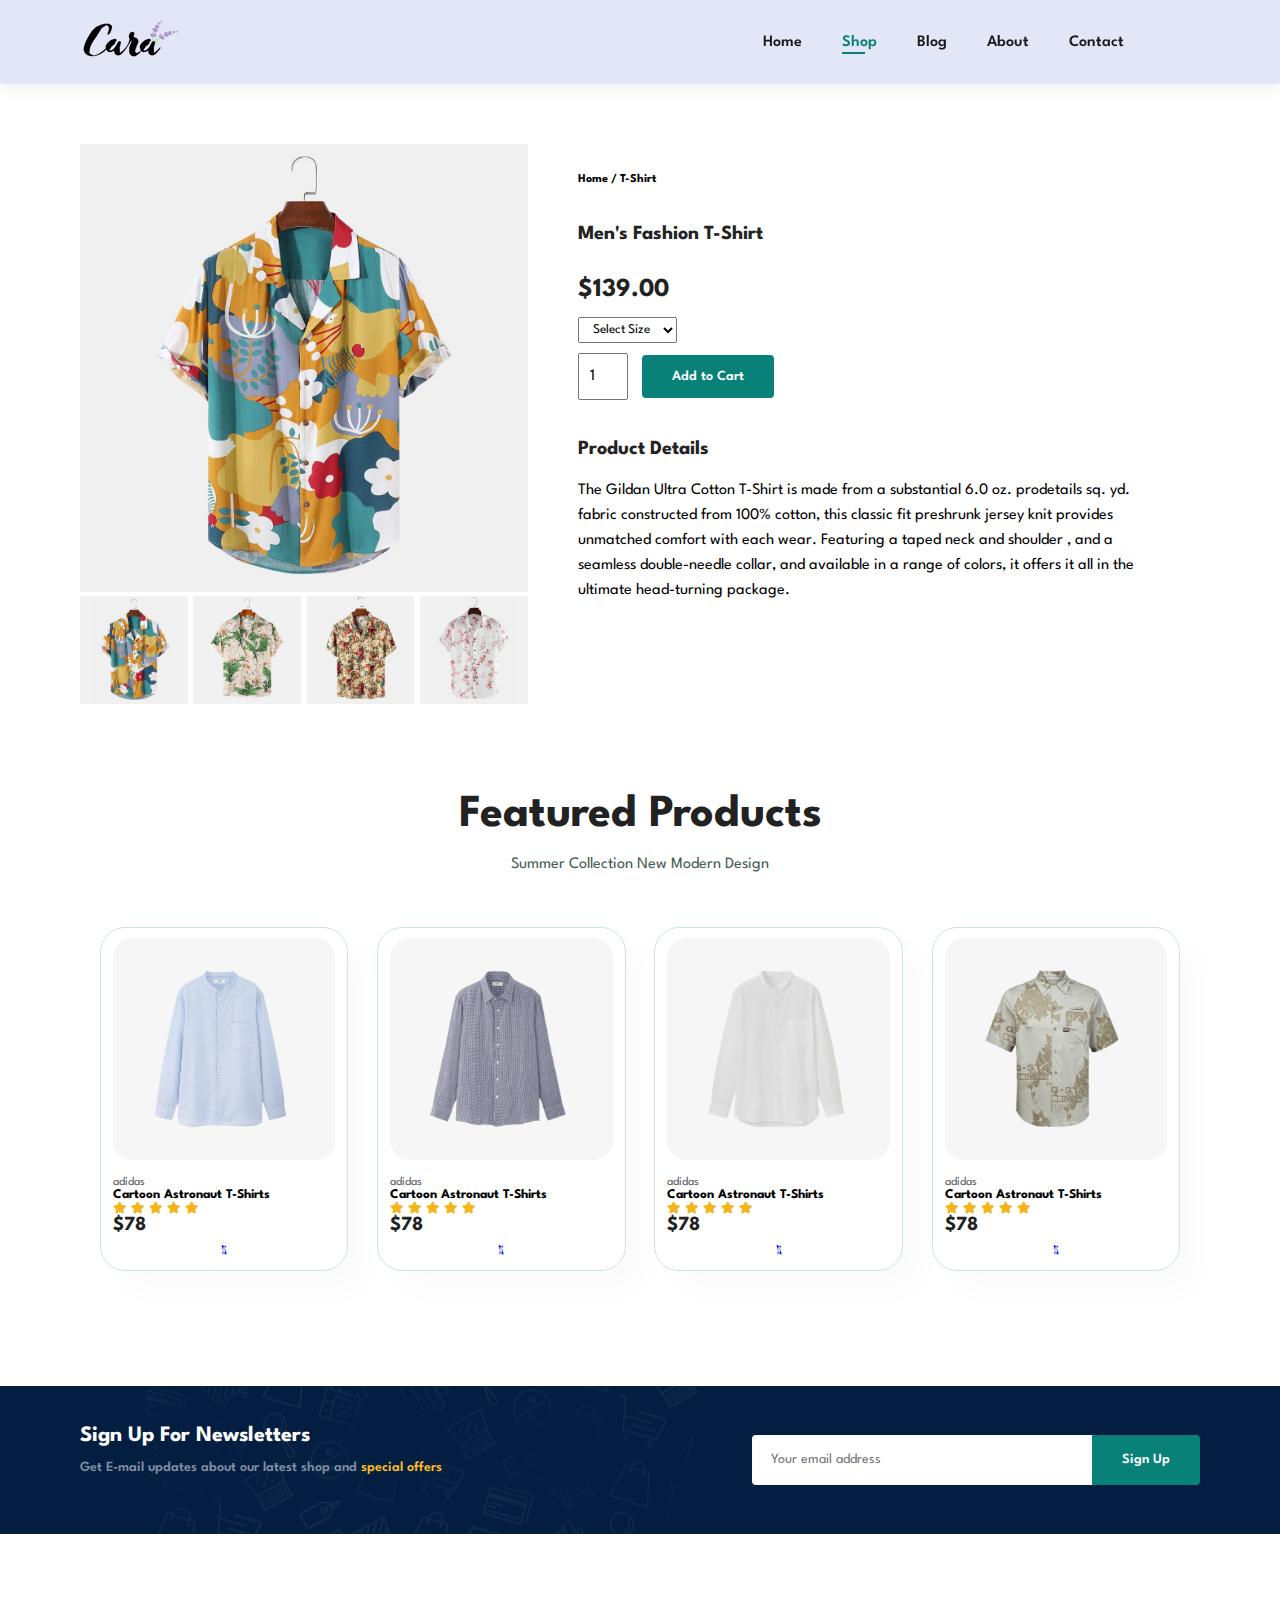
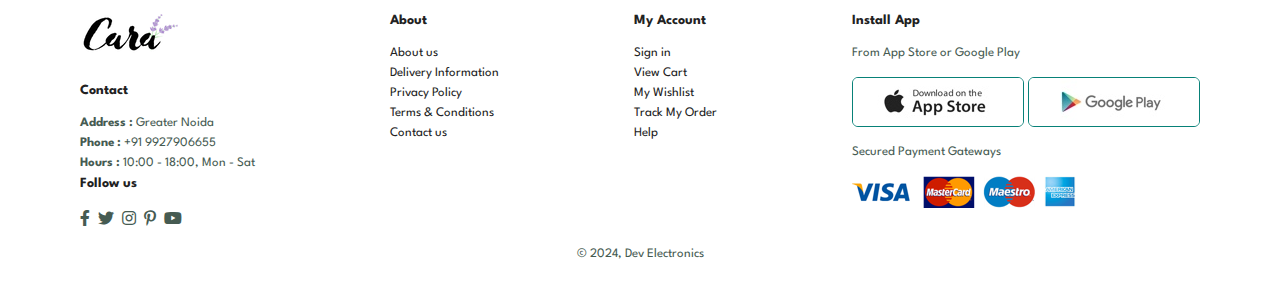
<file: sproduct.html>
<!DOCTYPE html>
<html lang="en">

<head>
    <meta charset="UTF-8">
    <meta name="viewport" content="width=device-width, initial-scale=1.0">
    <title>Cara</title>
    <link rel="stylesheet" href="./style.css">
    <link rel="stylesheet" href="https://pro.fontawesome.com/releases/v5.10.0/css/all.css" />
</head>

<body>

<section id="header">
    <a href="#"><img src="./img/logo.png" class="logo" alt="cara"></a>

    <div>
        <ul id="navbar">
            <li><a href="index.html">Home</a></li>
            <li><a href="shop.html" class="active">Shop</a></li>
            <li><a href="blog.html">Blog</a></li>
            <li><a href="about.html">About</a></li>
            <li><a href="contact.html">Contact</a></li>
            <li><a id="lg-bag" href="cart.html"><i class="far fa-shopping-bag"></i></a></li>
            <a href="#" id="close"><i class="far fa-times"></i></a>
        </ul>
    </div>
    <div id="mobile">
        <a href="cart.html"><i class="far fa-shopping-bag"></i></a>
        <i id="bar" class="fas fa-outdent"></i>
    </div>
</section>

<section id="prodetails" class="section-p1">
    <div class="single-pro-image">
        <img src="img/products/f1.jpg" width="100%" id="MainImg" alt="">

        <div class="small-img-group">
            <div class="small-img-col">
                <img src="img/products/f1.jpg" width="100%" class="small-img" alt="">
            </div>
            <div class="small-img-col">
                <img src="img/products/f2.jpg" width="100%" class="small-img" alt="">
            </div>
            <div class="small-img-col">
                <img src="img/products/f3.jpg" width="100%" class="small-img" alt="">
            </div>
            <div class="small-img-col">
                <img src="img/products/f4.jpg" width="100%" class="small-img" alt="">
            </div>
        </div>
    </div>

    <div class="single-pro-details">
        <h6>Home / T-Shirt</h6>
        <h4>Men's Fashion T-Shirt</h4>
        <h2>$139.00</h2>
        <select>
            <option value="">Select Size</option>
            <option value="">XL</option>
            <option value="">L</option>
            <option value="">M</option>
            <option value="">S</option>
        </select>
        <input type="number" value="1">
        <button class="normal">Add to Cart</button>
        <h4>Product Details</h4>
        <span>The Gildan Ultra Cotton T-Shirt is made from a substantial 6.0 oz. prodetails
                    sq. yd. fabric constructed from 100% cotton, this classic fit preshrunk jersey
                    knit provides unmatched comfort with each wear. Featuring a taped neck and shoulder
                    , and a seamless double-needle collar, and available in a range of colors, it offers it all in the
                    ultimate head-turning package.

            </span>
    </div>
</section>

<section id="product1" class="section-p1">
    <h2>Featured Products</h2>
    <p>Summer Collection New Modern Design</p>
    <div class="pro-container">
        <div class="pro">
            <img src="img/products/n1.jpg" alt="">
            <div class="des">
                <span>adidas</span>
                <h5>Cartoon Astronaut T-Shirts</h5>
                <div class="star">
                    <i class="fas fa-star"></i>
                    <i class="fas fa-star"></i>
                    <i class="fas fa-star"></i>
                    <i class="fas fa-star"></i>
                    <i class="fas fa-star"></i>
                </div>
                <h4>$78</h4>
            </div>
            <a href="#"><i class="fal fa-shopping-cart cart"></i></a>
        </div>
        <div class="pro">
            <img src="img/products/n2.jpg" alt="">
            <div class="des">
                <span>adidas</span>
                <h5>Cartoon Astronaut T-Shirts</h5>
                <div class="star">
                    <i class="fas fa-star"></i>
                    <i class="fas fa-star"></i>
                    <i class="fas fa-star"></i>
                    <i class="fas fa-star"></i>
                    <i class="fas fa-star"></i>
                </div>
                <h4>$78</h4>
            </div>
            <a href="#"><i class="fal fa-shopping-cart cart"></i></a>
        </div>
        <div class="pro">
            <img src="img/products/n3.jpg" alt="">
            <div class="des">
                <span>adidas</span>
                <h5>Cartoon Astronaut T-Shirts</h5>
                <div class="star">
                    <i class="fas fa-star"></i>
                    <i class="fas fa-star"></i>
                    <i class="fas fa-star"></i>
                    <i class="fas fa-star"></i>
                    <i class="fas fa-star"></i>
                </div>
                <h4>$78</h4>
            </div>
            <a href="#"><i class="fal fa-shopping-cart cart"></i></a>
        </div>
        <div class="pro">
            <img src="img/products/n4.jpg" alt="">
            <div class="des">
                <span>adidas</span>
                <h5>Cartoon Astronaut T-Shirts</h5>
                <div class="star">
                    <i class="fas fa-star"></i>
                    <i class="fas fa-star"></i>
                    <i class="fas fa-star"></i>
                    <i class="fas fa-star"></i>
                    <i class="fas fa-star"></i>
                </div>
                <h4>$78</h4>
            </div>
            <a href="#"><i class="fal fa-shopping-cart cart"></i></a>
        </div>
    </div>
</section>
<section id="newsletter"  class="section-p1 section-m1">
    <div class="newstext">
        <h4>Sign Up For Newsletters</h4>
        <p>Get E-mail updates about our latest shop and <span>special offers</span></p>
    </div>

    <div class="form">
        <input type="text" placeholder="Your email address">
        <button class="normal">Sign Up</button>
    </div>
</section>

<footer class="section-p1">
    <div class="col">
        <img src="img/logo.png" alt="" class="logo">
        <h4>Contact</h4>
        <p><strong>Address :</strong> Greater Noida</p>
        <p><strong>Phone :</strong> +91 9927906655</p>
        <p><strong>Hours :</strong> 10:00 - 18:00, Mon - Sat</p>

        <div class="follow">
            <h4>Follow us</h4>
            <div class="icon">
                <i class="fab fa-facebook-f"></i>
                <i class="fab fa-twitter"></i>
                <i class="fab fa-instagram"></i>
                <i class="fab fa-pinterest-p"></i>
                <i class="fab fa-youtube"></i>
            </div>
        </div>
    </div>

    <div class="col">
        <h4>About</h4>
        <a href="#">About us</a>
        <a href="#">Delivery Information</a>
        <a href="#">Privacy Policy</a>
        <a href="#">Terms & Conditions</a>
        <a href="#">Contact us</a>
    </div>

    <div class="col">
        <h4>My Account</h4>
        <a href="#">Sign in</a>
        <a href="#">View Cart</a>
        <a href="#">My Wishlist</a>
        <a href="#">Track My Order</a>
        <a href="#">Help</a>
    </div>

    <div class="col install">
        <h4>Install App</h4>
        <p>From App Store or Google Play</p>
        <div class="row">
            <img src="img/pay/app.jpg">
            <img src="img/pay/play.jpg">
        </div>
        <p>Secured Payment Gateways</p>
        <img src="img/pay/pay.png">
    </div>

    <div class="copyright">
        <p>© 2024, Dev Electronics</p>
    </div>
</footer>

<script>
    var MainImg = document.getElementById("MainImg");
    var smallImg =  document.getElementsByClassName("small-img");

    smallImg[0].onclick = function(){
        MainImg.src = smallImg[0].src;
    }
    smallImg[1].onclick = function(){
        MainImg.src = smallImg[1].src;
    }

    smallImg[2].onclick = function(){
        MainImg.src = smallImg[2].src;
    }

    smallImg[3].onclick = function(){
        MainImg.src = smallImg[3].src;
    }


</script>
</body>

</html>
</file>
<file: style.css>
@import url("https://fonts.googleapis.com/css2?family=Spartan:wght@100;200;300;400;500;600;700;800;900&display=swap");

* {
    margin: 0;
    padding: 0;
    box-sizing: border-box;
    font-family: "Spartan", sans-serif;
}


h1 {
    font-size: 50px;
    line-height: 64px;
    color: #222;
}

h2 {
    font-size: 46px;
    line-height: 54px;
    color: #222;
}

h4 {
    font-size: 20px;
    color: #222;
}

h6 {
    font-weight: 700;
    font-size: 12px;
}

p {
    font-size: 16px;
    color: #465b52;
    margin: 15px 0 20px 0;
}

.section-p1 {
    padding: 40px 80px;
}

.section-m1 {
    margin: 40px 0;
}


body {
    width: 100%;
}

#header {
    display: flex;
    align-items: center;
    justify-content: space-between;
    padding: 20px 80px;
    background-color: #E3E6F6;
    box-shadow: 0 5px 15px rgba(0, 0, 0, 0.06);
    z-index: 999;
    position: sticky;
    /*for making nav bar sticky */
    top: 0;
    /*for making nav bar sticky */
    left: 0;
    /*for making nav bar sticky */
}

#navbar {
    display: flex;
    align-items: center;
    justify-content: center;
}

#navbar li {
    list-style: none;
    padding: 0px 20px;
    position: relative;

}

#navbar li a {
    text-decoration: none;
    font-size: 16px;
    font-weight: 600;
    color: #1a1a1a;
    transition: 0.3s ease;
}

#navbar li a:hover,
#navbar li a.active {
    color: #088178;
}

/* for making that underline on nav links while hovering or while they are active */
#navbar li a.active::after,
#navbar li a:hover::after {
    position: absolute;
    content: " ";
    width: 30%;
    height: 2px;
    background: #088178;
    bottom: -4px;
    left: 20px;
}

#mobile{
    display: none;
    align-items: center;
}

#close{
    display: none;
}

#hero {
    background-image: url("img/hero4.png");
    height: 90vh;
    width: 100%;
    background-position: top 25% right 0;
    background-size: cover;
    padding: 0 80px;
    display: flex;
    flex-direction: column;
    align-items: flex-start;
    justify-content: center;

}

#hero h4 {
    padding-bottom: 15px;
}


#hero h1 {
    color: #088178;
}

#hero button {
    background-image: url("img/button.png");
    background-color: transparent;
    color: #088178;
    border: 0;
    padding: 14px 80px 14px 65px;
    background-repeat: no-repeat;
    cursor: pointer;
    font-weight: 700;
    font-size: 15px;

}

#feature .fe-box {
    width: 180px;
    text-align: center;
    padding: 25px 15px;
    box-shadow: 20px 30px 34px rgba(0, 0, 0, 0.03);
    border: 1px solid #cce7d0;
    border-radius: 5px;
    margin: 15px 0;
}

#feature .fe-box:hover {
    box-shadow: 10px 10px 54px rgba(70, 62, 221, 0.1);
}

#feature .fe-box h6 {
    display: inline-block;
    padding: 9px 8px 6px 8px;
    line-height: 1;
    border-radius: 4px;
    color: #088178;
    background-color: #fddde4;
}

#feature .fe-box img {
    width: 100%;
    margin-bottom: 10px;
}

#feature {
    display: flex;
    align-items: center;
    justify-content: space-between;
    flex-wrap: wrap;
}

/* here nth child donates nth child element of the parent class */
#feature .fe-box:nth-child(2) h6 {
    background-color: #cdebbc;
}

#feature .fe-box:nth-child(3) h6 {
    background-color: #d1e8f2;
}

#feature .fe-box:nth-child(4) h6 {
    background-color: #cdd4f8;
}

#feature .fe-box:nth-child(5) h6 {
    background-color: #f6dbf6;
}

#feature .fe-box:nth-child(6) h6 {
    background-color: #fff2e5;
}

#product1 {
    text-align: center;
}

#product1 .pro {
    width: 23%;
    min-height: 250px;
    padding: 10px 12px;
    border: 1px solid #cce7d0;
    border-radius: 25px;
    cursor: pointer;
    box-shadow: 20px 20px 30px rgba(0, 0, 0, 0.02);
    margin: 15px 0;
    transition: 0.2s ease;
    position: relative;

}

#product1 .pro:hover {
    box-shadow: 20px 20px 30px rgba(0, 0, 0, 0.06);
}

#product1 .pro img {
    width: 100%;
    border-radius: 20px;
}

#product1 .pro .des {
    text-align: start;
    padding: 10px 0;

}


#product1 .pro .des span {
    color: #606063;
    font-size: 12px;
}

#product .pro .des h5 {
    padding-top: 7px;
    color: #1a1a1a;
    font-size: 14px;
}

#product1 .pro .des i {
    font-size: 12px;
    color: rgb(243, 181, 25);
}


#product .pro .des h4 {
    padding-top: 7px;
    font-size: 15px;
    color: #088178;
    font-weight: 700;
}


#product .pro .cart {
    width: 40px;
    height: 40px;
    line-height: 40px;
    border-radius: 50px;
    background-color: #e8f6ea;
    font-weight: 500;
    color: #088178;
    border: 1px solid #cce7d0;
    position: absolute;
    bottom: 20px;
    right: 10px;
}

#product1 .pro-container {
    display: flex;
    justify-content: space-between;
    padding: 20px;
    flex-wrap: wrap;
    /*it helps in automatically breaking the line */
}

#banner {
    display: flex;
    flex-direction: column;
    align-items: center;
    justify-content: center;
    text-align: center;
    background-image: url("./img/banner/b2.jpg");
    color: white;
    width: 100%;
    height: 40vh;
    background-size: cover;
    background-position: center;

}

#banner h4 {
    color: white;
    font-size: 16px;
}

#banner h2 {
    color: white;
    font-size: 30px;
    padding: 10px 0;
}

#banner h2 span {
    color: red;
}

button.normal {
    font-size: 14px;
    font-weight: 600;
    padding: 15px 30px;
    color: black;
    background-color: white;
    border-radius: 4px;
    cursor: pointer;
    border: none;
    outline: none;
    transition: 0.2s;
}

#banner button:hover {
    background: #088178;
    color: white;
}

#sm-banner {
    display: flex;
    justify-content: space-between;
    flex-wrap: wrap;
    margin: 20px;
}

#sm-banner .banner-box {
    display: flex;
    flex-direction: column;
    align-items: flex-start;
    justify-content: center;
    background-image: url("./img/banner/b17.jpg");
    min-width: 580px;
    height: 50vh;
    background-size: cover;
    background-position: center;
    padding: 30px;
}

#sm-banner .banner-box2 {
    background-image: url("./img/banner/b10.jpg");
}

#sm-banner h4 {
    color: white;
    font-size: 20px;
    font-weight: 300;
}


#sm-banner h2 {
    color: white;
    font-size: 28px;
    font-weight: 800;
}

#sm-banner span {
    color: white;
    font-size: 14px;
    font-weight: 500;
    padding-bottom: 15px;
}

button.white {
    font-size: 13px;
    font-weight: 600;
    padding: 11px 18px;
    color: white;
    background-color: transparent;
    cursor: pointer;
    border: 1px solid #fff;
    outline: none;
    transition: 0.2s;
}

#sm-banner .banner-box:hover button {
    background-color: #088178;
    border: 1px solid #088178;
}

#banner3 .banner-box {
    display: flex;
    flex-direction: column;
    justify-content: center;
    align-items: flex-start;
    background-image: url("./img/banner/b7.jpg");
    min-width: 30%;
    height: 30vh;
    background-size: cover;
    background-position: center;
    padding: 20px;
    margin-bottom: 20px;
}

#banner3 .banner-box2{
    background-image: url("./img/banner/b4.jpg");
}

#banner3 .banner-box3{
    background-image: url("./img/banner/b18.jpg");
}

#banner3{
    display: flex;
    flex-direction: row;
    justify-content: space-between;
    flex-wrap: wrap;
    padding: 30px;
}

#banner3 h2 {
    color: white;
    font-weight: 900;
    font-size: 22px;
}

#banner3 .banner-box h3{
    color: #ec544e;
    font-weight: 800;
    font-size: 15px;
}

#newsletter{
    display: flex;
    justify-content: space-between;
    flex-wrap: wrap;
    align-items: center;
    background-image: url("img/banner/b14.png");
    background-repeat: no-repeat;
    background-position: 20% 30%;
    background-color: #041E42;
}

#newsletter .newstext h4{
    font-size: 22px;
    font-weight: 700;
    color: white;
}

#newsletter .newstext p{
    font-size: 14px;
    font-weight: 600;
    color: #818ea0;
}

#newsletter .newstext p span{
    color: #ffbd27;
}

#newsletter input{
    height: 3.125rem;
    padding: 0 1.25em;
    font-size: 14px;
    width: 100%;
    border: 1px solid transparent;
    border-radius: 4px;
    outline: none;
    border-top-right-radius: 0;
    border-bottom-right-radius: 0;
}

#newsletter button{
    background-color: #088178;
    color: white;
    white-space: nowrap;
    border-top-left-radius: 0;
    border-bottom-left-radius: 0;
}

#newsletter .form{
    display: flex;
    width: 40%;
}

footer{
    display: flex;
    flex-wrap: wrap;
    justify-content: space-between;
}

footer .col{
    display: flex;
    flex-direction: column;
    align-items: flex-start;
    margin-bottom: 20px;
}

footer .logo{
    margin-bottom: 30px;
}

footer h4{
    font-size: 14px;
    padding-bottom: 20px;
}

footer p{
    font-size: 13px;
    margin: 0 0 8px 0;
}


footer a{
    font-size: 13px;
    text-decoration: none;
    color: #222;
    margin: 0 0 8px 0;
}

footer .follow{
    color: #465b52;
    padding-right: 4px;
    cursor: pointer;
}

footer .follow i{
    color: #465b52;
    padding-right: 4px;
    cursor:pointer ;
}


footer .install .row img{
    border: 1px solid #088178;
    border-radius: 6px;
}

footer .install img{
    margin: 10px 0 15px 0;
}

footer .follow i:hover
{
    color: #088178;
}

footer .col a:hover{
    color: #088178;
}

footer .copyright{
    width: 100%;
    text-align: center;
}

#page-header{
    background-image: url("img/banner/b1.jpg");
    width: 100%;
    height: 40vh;
    background-size: cover;
    display: flex;
    justify-content: center;
    text-align: center;
    flex-direction: column;
    padding: 14px;

}

#page-header h2,
#page-header p{
    color: white;
}

#pagination{
    text-align: center;

}

#pagination a{
    text-decoration: none;
    background-color: #088178;
    padding: 15px 20px;
    border-radius: 4px;
    color: white;
    font-weight: 600;
}

#pagination a i{
    font-size: 16px;
    font-weight: 600;
}

#prodetails{
    display: flex;
    margin-top: 20px;
}

#prodetails .single-pro-image{
    width: 40%;
    margin-right: 50px ;

}

#prodetails .single-pro-details{
    width: 50%;
    padding-top: 30px;

}

#prodetails .single-pro-details h4{
    padding: 40px 0 20px 0;
}

#prodetails .single-pro-details h2{
    font-size: 26px;
}

#prodetails .single-pro-details select{
    display: block;
    padding: 5px 10px;
    margin-bottom: 10px;
}

#prodetails .single-pro-details input{
    width: 50px;
    height: 47px;
    padding-left: 10px;
    font-size: 16px;
    margin-right: 10px;
}


.small-img-group{
    display: flex;
    justify-content: space-between;
}

.small-img-col{
    flex-basis: 24%;
    cursor: pointer;
}

#prodetails .single-pro-details button{
    background-color: #088178;
    color: white;
}

#prodetails .single-pro-details input:focus{
    outline: none;
}

#prodetails .single-pro-details span{
    line-height: 25px;
}

/* Blog page */

#page-header.blog-header{
    background-image: url("img/banner/b19.jpg");

}

#blog{
    padding: 150px 150px 0 150px;
}

#blog .blog-box{
    display: flex;
    align-items: center;
    width: 100%;
    position: relative;
    padding-bottom: 90px;


}

#blog .blog-img{
    width: 50%;
    margin-right: 40px;
}

#blog img{
    width: 100%;
    height: 300px;
    object-fit: cover;
}

#blog .blog-details{
    width: 50%;
}

#blog .blog-details a{
    text-decoration: none;
    font-size: 11px;
    color: #000;
    font-weight: 700;
    position: relative;
    transition: 0.3s;
}

#blog .blog-details a::after{
    content: "";
    width: 50px;
    height: 1px;
    background-color: black;
    position: absolute;
    top: 4px;
    right: -60px;
    transition: 0.3s;

}

#blog .blog-details a:hover::after{
    background-color: #088178;
}

#blog .blog-details a:hover{
    color: #088178;

}

#blog .blog-box h1{
    position: absolute;
    top: -40px;
    left: 0;
    font-size: 70px;
    font-weight: 700;
    color: #c9cbce;
    z-index: -9;  /*to put the heading behind the image*/
}

/* About page */

#page-header.about-header{
    background-image: url("img/about/banner.png");
}

#about-head{
    display: flex;
    align-items: center;
}

#about-head img{
    width: 50%;
    height: auto;
}

#about-head .about-details{
    padding-left: 40px;
}

#about-app{
    text-align: center;
}

#about-app .video{
    width: 70%;
    height: 100%;
    margin: 30px auto 0 auto;
}

#about-app .video video{
    width: 100%;
    height: 100%;
    border-radius: 20px;
}

/* Contact page */
#contact-details{
    display: flex;
    align-items: center;
    justify-content: space-between;
}

#contact-details .details{
    width: 40%;
}

#contact-details .details span,
#form-details form span{
    font-size: 12px;
}

#contact-details .details h2,
#form-details form h2{
    font-size: 26px;
    line-height: 35px;
    padding: 20px 0px;
}


#contact-details .details h3{
    font-size: 16px;
    padding-bottom: 15px;
}

#contact-details .details li{
    list-style: none;
    display: flex;
    padding: 10px 0;
}

#contact-details .details li i{
    font-size: 14px;
    padding-right: 14px;
}

#contact-details .details li p{
    margin: 0px;
    font-size: 14px;

}

#contact-details .map{
    width: 55%;
    height: 400px;
}



#contact-details .map iframe{
    width: 100%;
    height: 100%;
    border-radius: 15px;
}

#form-details{
    display: flex;
    justify-content: space-between;
    margin: 30px;
    padding: 80px;
    border: 1px solid #e1e1e1;
}

#form-details form{
    width: 65%;
    display: flex;
    flex-direction: column;
    align-items: flex-start;

}

#form-details form input,
#form-details form textarea{
    width: 100%;
    padding: 12px 15px;
    outline: none;
    margin-bottom: 20px;
    border: 1px solid #e1e1e1;
}

#form-details form button{
    background-color: #088178;
    color: white;
}

#form-details .people div{
    padding-bottom: 25px;
    display: flex;
    align-items: flex-start;
}

#form-details .people div img{
    width: 65px;
    height: 65px;
    object-fit: cover;
    margin-right: 15px;
}

#form-details .people div p{
    margin: 0;
    font-size: 13px;
    line-height: 25px;
}

#form-details .people div p span{
    display: block;
    font-size: 16px;
    font-weight: 600;
    color: #000;
}


/* Cart page */

#cart{
    overflow-x: auto;
}

#cart table{
    width: 100%;
    border-collapse: collapse;
    table-layout: fixed;
    white-space: nowrap;

}

#cart table img{
    width: 70px;
}

#cart table td:nth-child(1){
    width: 100px;
    text-align: center;
}


#cart table td:nth-child(2){
    width: 150px;
    text-align: center;
}


#cart table td:nth-child(3){
    width: 250px;
    text-align: center;
}


#cart table td:nth-child(4),
#cart table td:nth-child(5),
#cart table td:nth-child(6){
    width: 150px;
    text-align: center;
}

#cart table td:nth-child(5) input{
    width: 70px;
    padding: 10px 5px 10px 15px;
}

#cart table thead{
    border: 1px solid #e2e9e1 ;
    border-left: none;
    border-right: none;
}

#cart table thead td{
    font-weight: 700;
    text-transform: uppercase;
    font-size: 13px;
    padding: 18px 0;
}

#cart table tbody tr td{
    padding-top: 15px;
    font-size: 13px;
}

#cart-add{
    display: flex;
    flex-wrap: wrap;
    justify-content: space-between;
}

#coupon{
    width: 50%;
    margin-bottom: 30px;
}

#coupon h3,
#subtotal h3{
    padding-bottom: 15px;
}

#coupon input{
    padding: 10px 20px;
    outline: none;
    width: 60%;
    margin-right: 10px;
    border: 1px solid #e2e9e1;
}

#coupon button,
#subtotal .normal{
    background-color: #088178;
    color: white;
    padding: 12px 20px;
}

#subtotal{
    width: 50%;
    margin-bottom: 30px;
    border: 1px solid #e2e9e1;
    padding: 30px;
}

#subtotal table{
    border-collapse: collapse;
    width: 100%;
    margin-bottom: 20px;
}

#subtotal table td{
    width: 50%;
    border: 1px solid #e2e9e1;
    padding: 10px;
    font-size: 13px;
}


@media (max-width:799px ) {

    .section-p1{
        padding: 40px 40px;
    }

    #navbar {
        display: flex;
        flex-direction: column;
        align-items: flex-start;
        justify-content: flex-start;
        position: fixed;
        top: 0;
        right: -300px;
        height: 100vh;
        width: 300px;
        background-color: #E3E6F3;
        box-shadow: 0 40px 60px rgba(0, 0, 0, 0.1);
        padding: 80px 0 0 10px;
        transition: 0.3s;
    }

    #navbar li {
        margin-bottom: 25px;
    }

    #navbar.active{
        right: 0px;
    }

    #mobile{
        display: flex;
        align-items: center;
    }
    #mobile i{
        color: #1a1a1a;
        font-size: 24px;
        padding-left: 20px;

    }

    #close{
        display: initial;
        position: absolute;
        top: 30px;
        left: 30px;
        color: #222;
        font-size: 24px;
    }

    #lg-bag{
        display: none;
    }

    #hero {
        height: 90vh;
        padding: 0 80px;
        background-position: top 30% right 30%;

    }

    #feature {
        justify-content: center;
    }

    #feature .fe-box {
        margin: 15px 15px;
    }

    #product1 .pro-container{
        justify-content: center;
    }

    #product1 .pro {
        margin: 15px;
    }

    #banner{
        height: 20vh;
    }

    #sm-banner .banner-box {
        min-width: 100%;
        height: 30vh;
    }

    #banner3 {
        padding: 0 40px;
    }

    #banner3 .banner-box{
        width: 28%;
    }

    #newsletter .form{
        width: 70%;
    }

    /* Contact page */

    #form-details{
        padding: 40px;
    }

    #form-details form{
        width: 50%;
    }
}


@media (max-width: 477px) {
    #header{
        padding: 10px 30px;
    }
    h1{
        font-size: 38px;
    }
    h2{
        font-size: 32px;
    }

    .section-p1{
        padding: 20px;
    }

    #hero{
        padding: 0 20px;
        background-position: 65%;
    }

    #feature{
        justify-content: space-between;
    }

    #feature .fe-box{
        width: 155px;
        margin: 0 0 15px 0;
    }

    #product1 .pro {
        width: 100%;
    }

    #banner{
        height: 40vh;
    }

    #sm-banner .banner-box{
        height: 40vh;
    }
    #sm-banner .banner-box2{
        margin-top: 20px;

    }

    #banner3{
        padding: 0 20px;
    }

    #banner3 .banner-box{
        width: 100%;
    }
    #newsletter{
        padding: 40px 20px;
    }

    #newsletter .form{
        width: 100%;
    }

    footer .copyright{
        text-align: start;
    }

    /* Single product */

    /* #prodetails {
        display: flex;
        flex-direction: column;
        width: 100%;
    }

    #prodetails .single-pro-image {
        width: 100%;
        margin-right: 0;
    }

    #prodetails .single-pro-details {
        width: 100%; */
    /* } */

    #prodetails{
        display: flex;
        flex-direction: column;
    }

    #prodetails .single-pro-image{
        width: 100%;
        margin: 0px;
    }

    #prodetails .single-pro-details {
        width: 100%;
    }

    /* For blog page */

    #blog{
        padding: 100px 20px 0 20px;
    }

    #blog .blog-box{
        display: flex;
        flex-direction: column;
        align-items: flex-start;

    }

    #blog .blog-img{
        width: 100%;
        margin-right: 0px;
        margin-bottom: 30px;
    }

    #blog .blog-details{
        width: 100%;
    }

    /* About Page */

    #about-head{
        flex-direction: column;
    }

    #about-head img{
        width: 100%;
        margin-bottom: 20px;
    }

    #about-head .about-details{
        padding-left: 0px;
    }

    #about-app .video{
        width: 100%;
    }

    /* Contact page */

    #contact-details{
        flex-direction: column;
    }

    #contact-details .details{
        width: 100%;
        margin-bottom: 30px;
    }

    #contact-details .map{
        width: 100%;
    }

    #form-details{
        flex-direction: column;
    }

    #form-details form{
        width: 100%;
        margin-bottom: 40px;
    }



    /* Cart page */

    #cart-add{
        flex-direction: column;
    }

    #coupon{
        width: 100%;
    }

    #subtotal{
        width: 100%;
        padding: 20px;
    }

}
</file>
